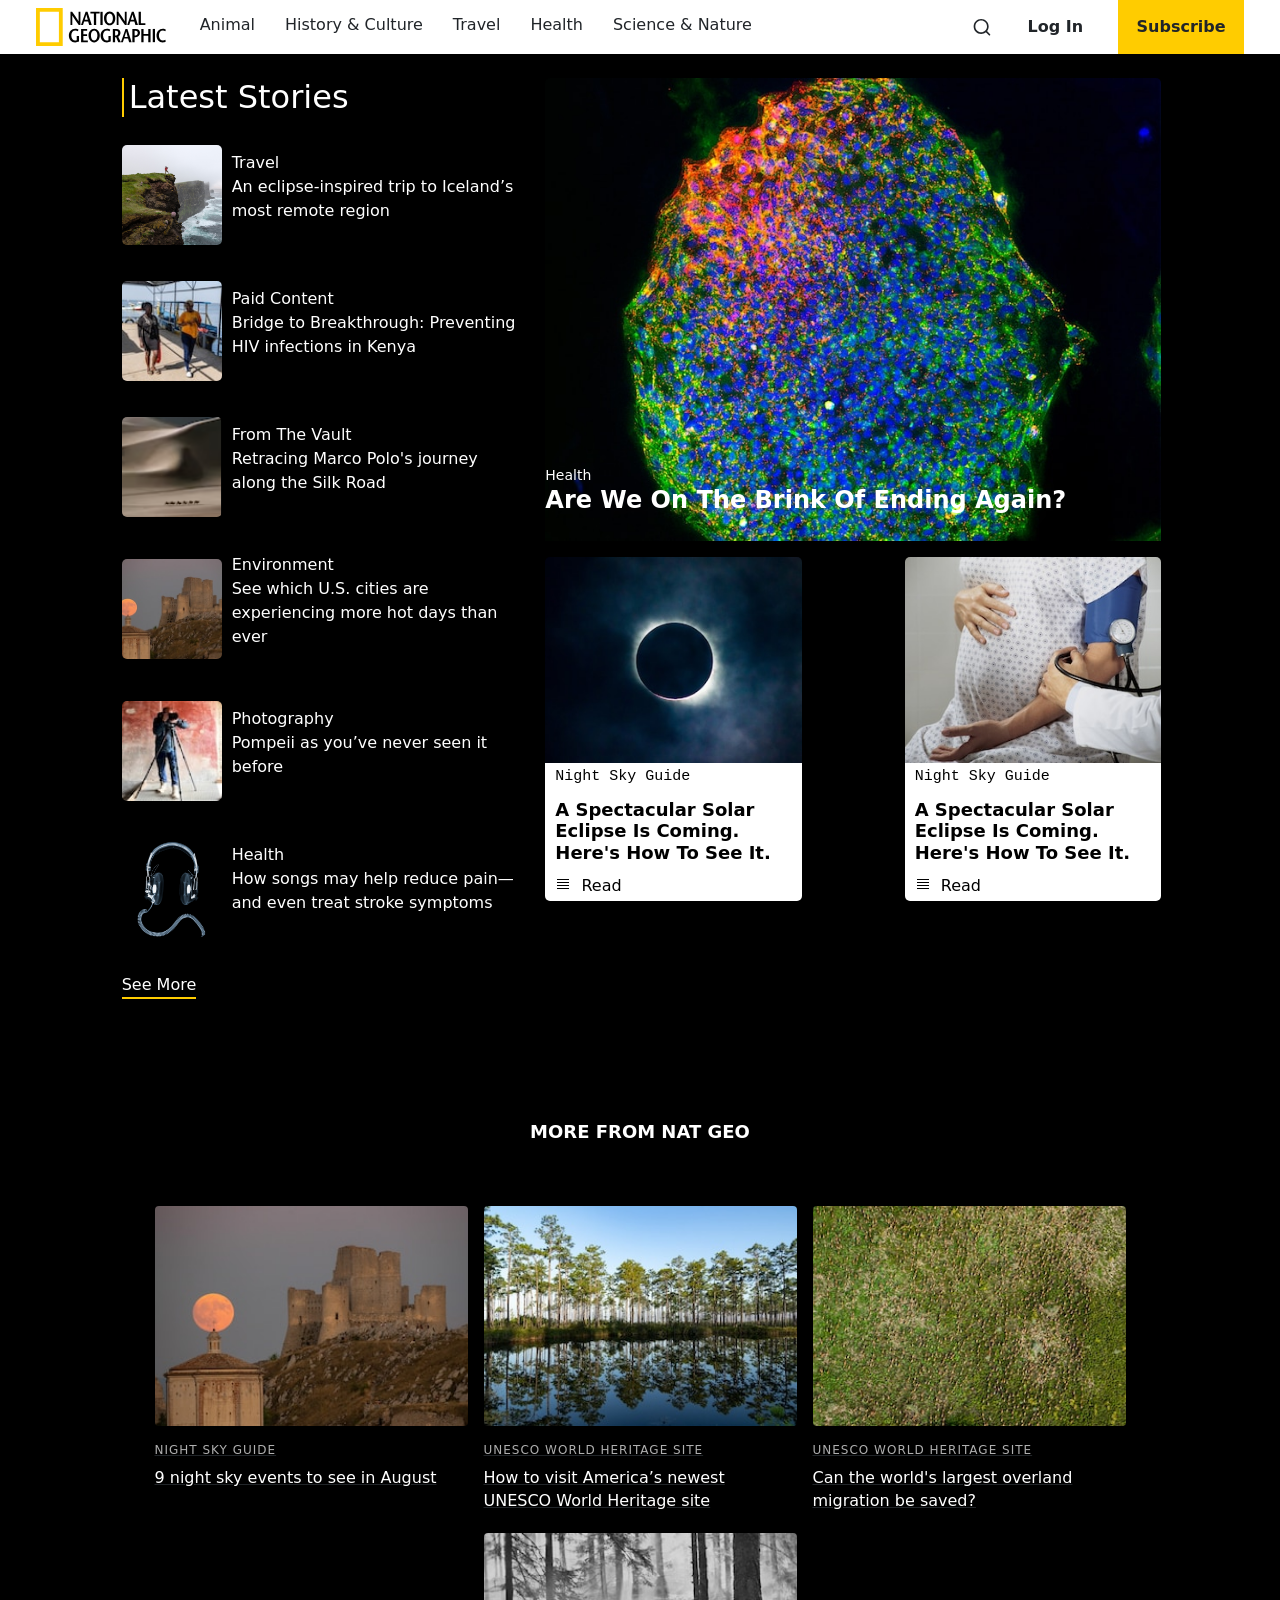
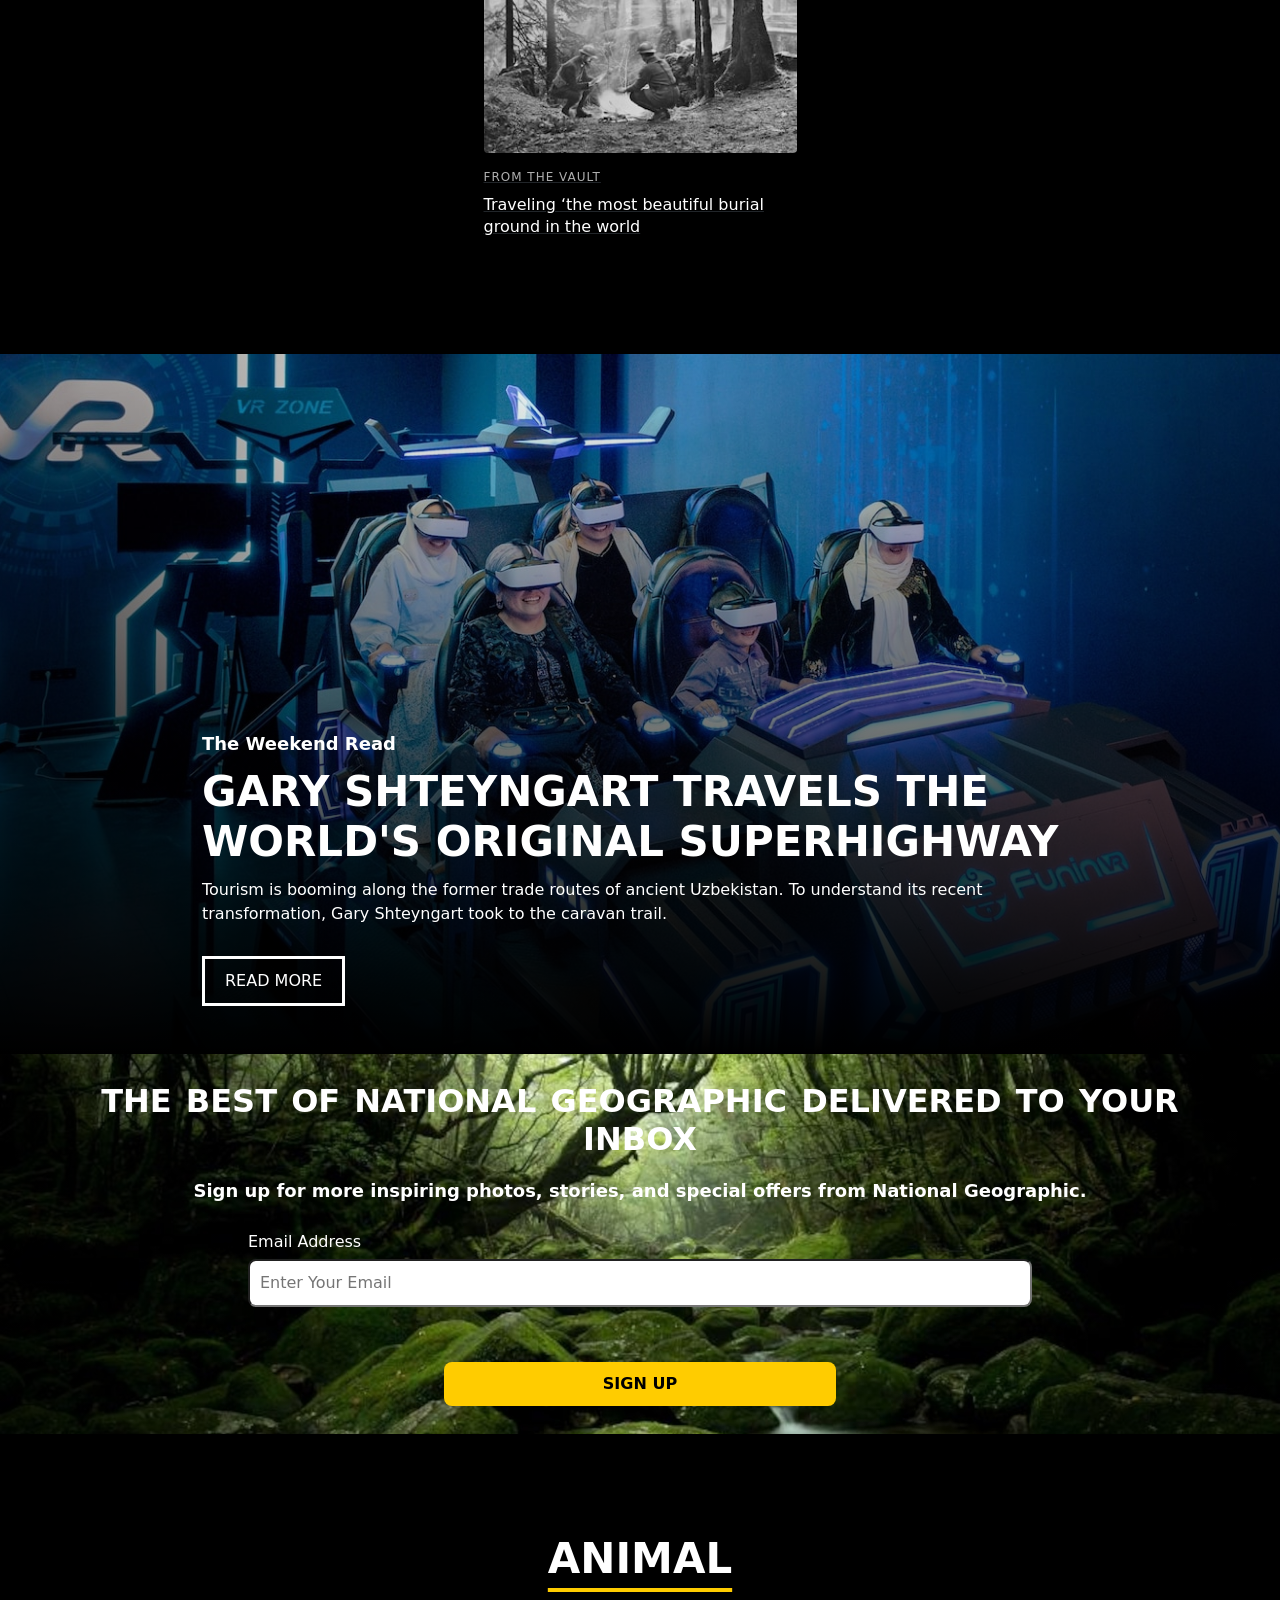
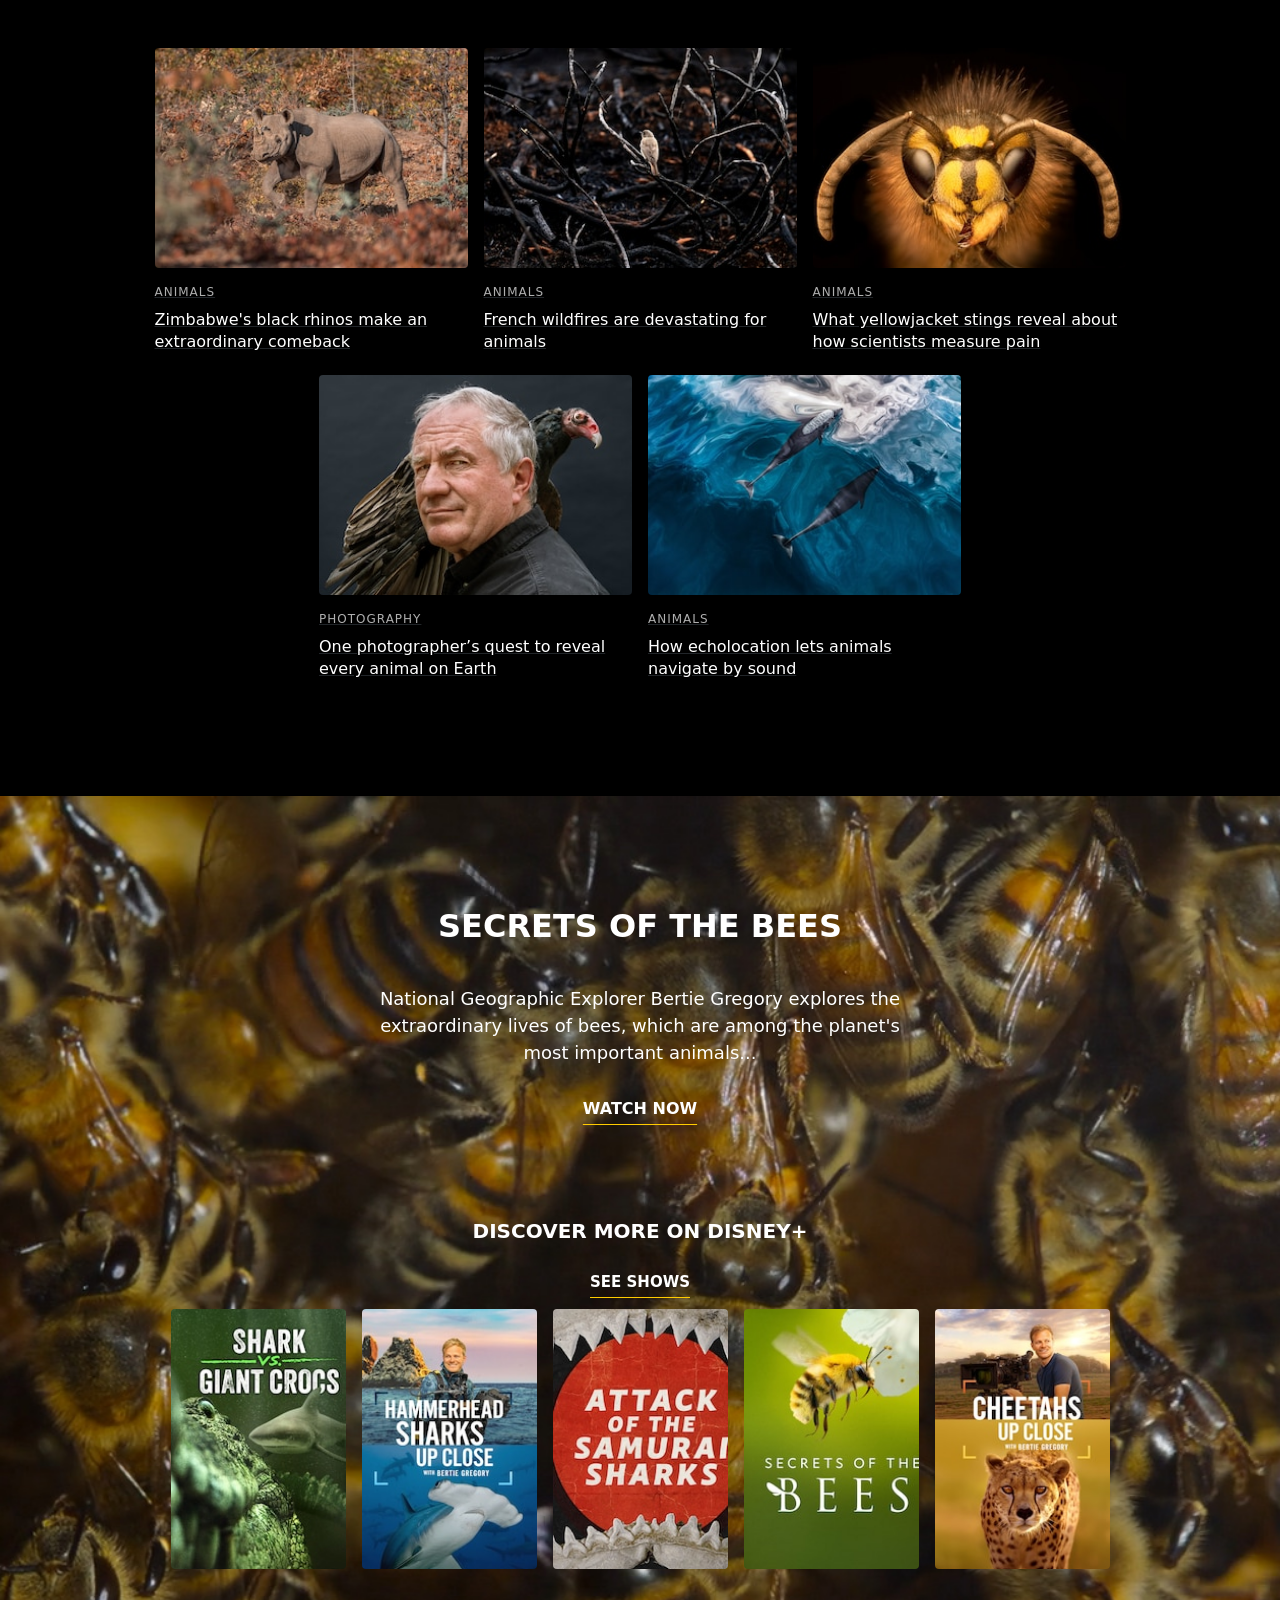
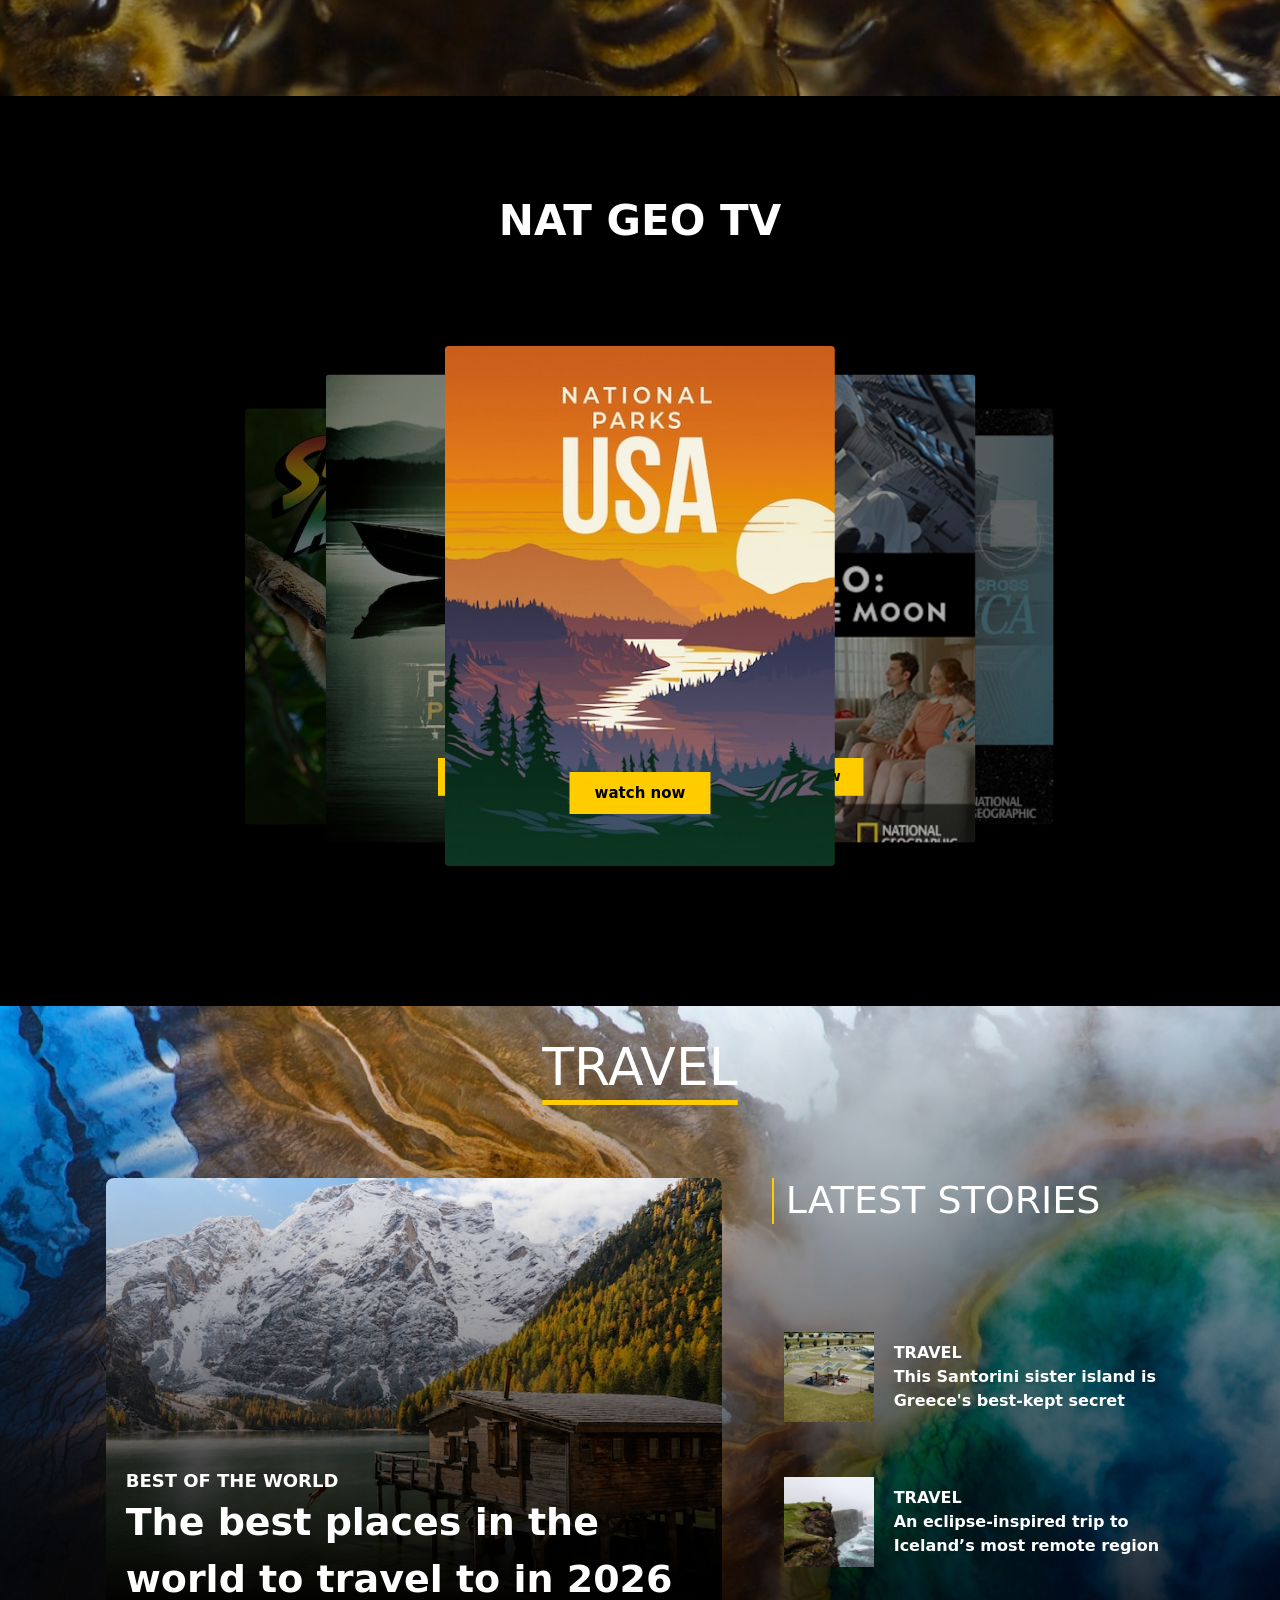
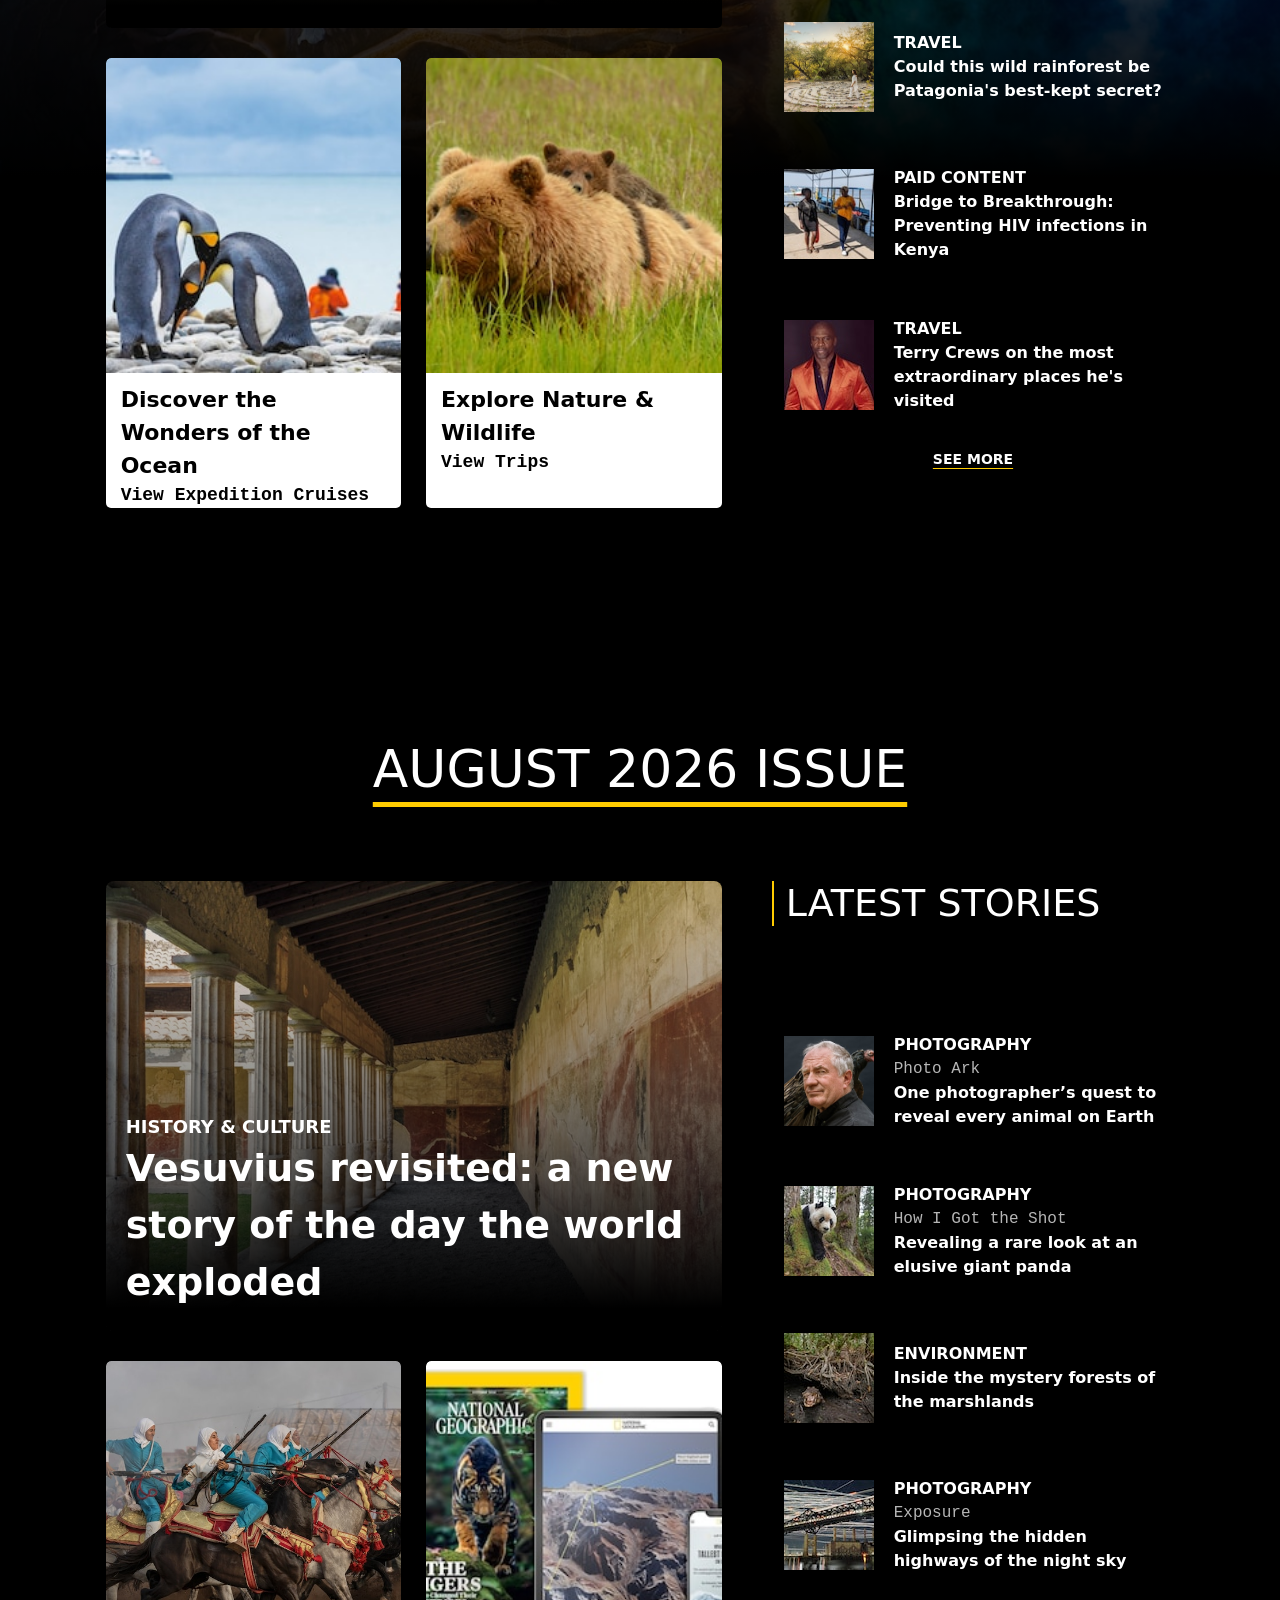
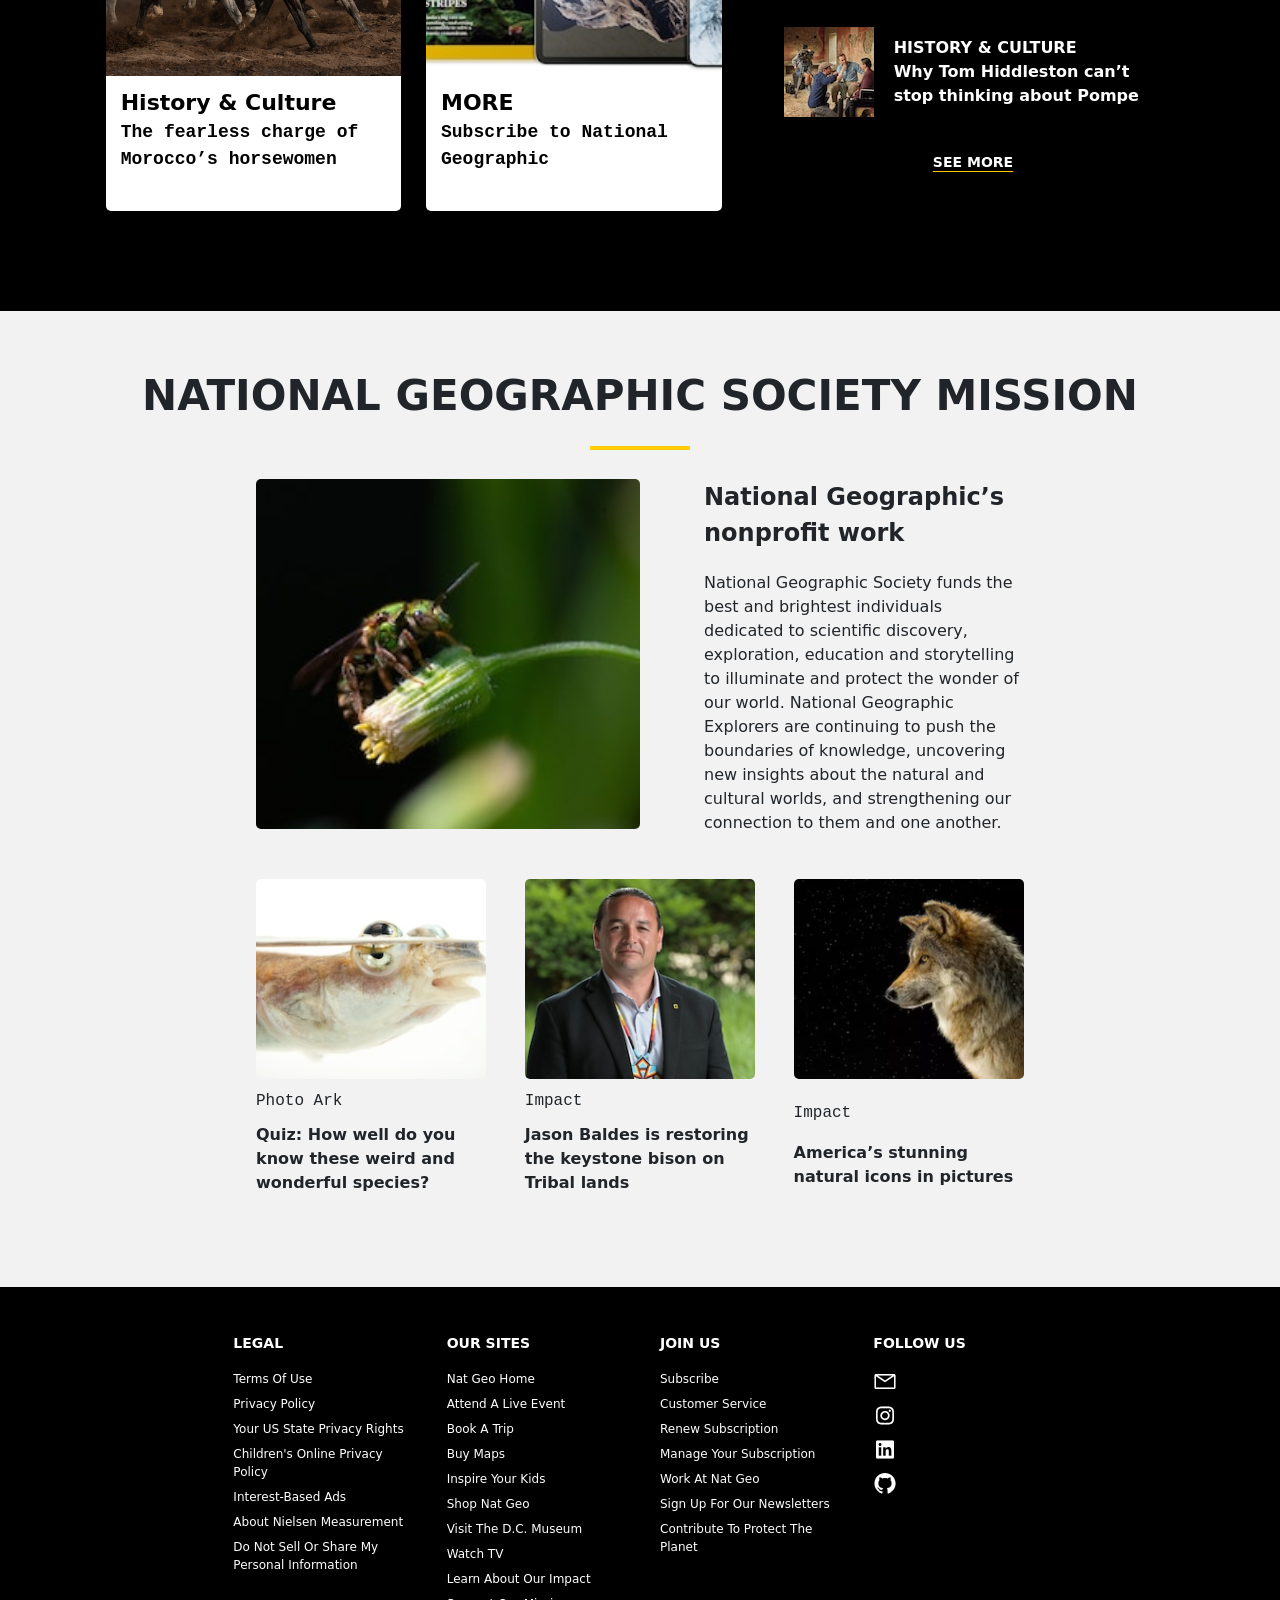
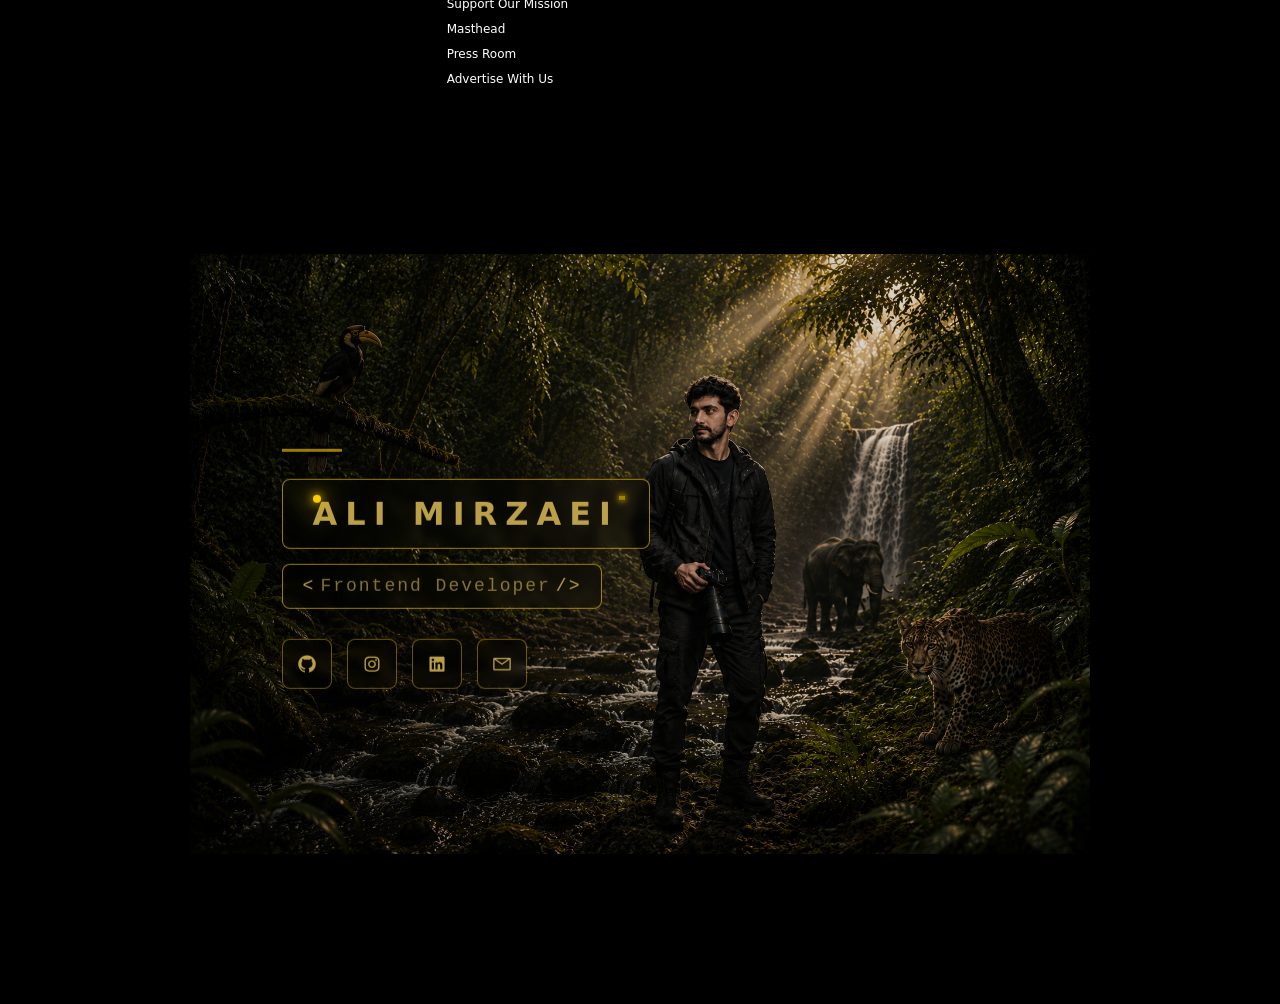
<file: index.html>
<!DOCTYPE html>
<html lang="en">

<head>
    <meta charset="UTF-8">
    <meta name="viewport" content="width=device-width, initial-scale=1.0">
    <title>National Geographic</title>
    <link rel="stylesheet" href="assets/StyleSheet/public.css">
    <link rel="stylesheet" href="assets/StyleSheet/master.css">
    <link rel="stylesheet" href="assets/Bootstrap/css/bootstrap.min.css">
    <link rel="stylesheet" href="assets/Font/Font1/style.css">
    <link rel="stylesheet" href="assets/Font/FontSocials/style.css">
</head>

<body>
    <!--==================#1 HEADER HTML ==================-->
    <!--===================================================-->
    <header class="container-fluid  bg-white d-flex justify-content-center ">
        <div class="row container-xxl">
            <nav class="w-100 d-flex justify-content-between align-items-center justify-content-lg-start gap-lg-3   ">

                <!--==================#1-1 LEFT HTML ==================-->
                <div class="col-2  col-lg-1">

                    <!-- icon -->
                    <div class="d-flex d-lg-none">
                        <i class="icon fs-3"></i>
                    </div>

                    <!-- logo -->
                    <figure class=" py-2 mb-0 d-none d-lg-block w-100">
                        <img class="logo1 logo2" src="assets/Images/Logo.svg" alt="">
                    </figure>
                </div>

                <!--==================#1-2 CENTER HTML ==================-->
                <div
                    class="col-8 d-flex justify-content-center align-items-center h-100 col-lg justify-content-lg-start ">
                    <figure class="  py-2 mb-0 d-flex  ps-4 d-lg-none">
                        <img src="assets/Images/Logo.svg" alt="">
                    </figure>
                    <ul class="d-none text-capitalize d-lg-flex mb-0 h-100">
                        <li class="">
                            <a class="text-decoration-none list" href="">animal</a>

                            <!-- dropdown 1 -->
                            <div class="container-fluid mx-0 px-0 ">
                                <div class="row mx-0 px-0 ">

                                    <!-- left -->
                                    <div class="py-4 gap-3 col-3  ">
                                        <h6 class="w-100 fs-6 text-secondary">topics-</h6>
                                        <ul class=" d-flex flex-wrap align-content-start gap-3 fs-5 p-0 dropdownli">
                                            <li class="w-100"><a class="text-capitalize text-decoration-none "
                                                    href="">Animal Profiles</a></li>
                                            <li class="w-100"><a class="text-capitalize text-decoration-none "
                                                    href="">Pets</a></li>
                                            <li class="w-100"><a class="text-capitalize text-decoration-none "
                                                    href="">Endangered Species</a></li>
                                            <li class="w-100"><a class="text-capitalize text-decoration-none "
                                                    href="">Animal Behaviors</a></li>
                                            <li class="w-100"><a class="text-capitalize text-decoration-none "
                                                    href="">Animal Discoveries</a></li>
                                            <li class="w-100"><a class="text-capitalize text-decoration-none "
                                                    href="">All Animals</a></li>
                                        </ul>
                                    </div>

                                    <!-- right -->
                                    <div class="py-4 col-9 ">

                                        <!-- L -->
                                        <div class="col-8 px-3 gap-0">
                                            <h6 class="w-100">latest-</h6>
                                            <figure class="d-flex gap-2 align-items-center col-xxl-6">
                                                <img class="imgsize" src="assets/Images/Zimbabwe.jpeg" alt="">
                                                <figcaption class="w-7 fw-bold">Zimbabwe's black rhinos make an
                                                    extraordinary
                                                    comeback</figcaption>
                                            </figure>
                                            <figure class="d-flex gap-2 align-items-center col-xxl-6">
                                                <img class="imgsize" src="assets/Images/French wildfires are.jpeg"
                                                    alt="">
                                                <figcaption class="w-75 fw-bold">French wildfires are devastating for
                                                    animals</figcaption>
                                            </figure>
                                            <figure class="d-none d-xxl-flex gap-2 align-items-center col-xxl-6">
                                                <img class="imgsize" src="assets/Images/One photographer’.jpeg" alt="">
                                                <figcaption class="w-75 fw-bold" class="w-50">One photographer’s quest
                                                    to
                                                    reveal every animal on Earth
                                                </figcaption>
                                            </figure>
                                            <figure class="d-none d-xxl-flex gap-2 align-items-center col-xxl-6">
                                                <img class="imgsize" src="assets/Images/What yellowjacket stings.jpeg"
                                                    alt="">
                                                <figcaption class="w-75 fw-bold" class="w-50">What yellowjacket stings
                                                    reveal about how
                                                    scientists measure pain</figcaption>
                                            </figure>
                                        </div>

                                        <!-- r -->
                                        <div class="col-4 px-3">
                                            <h6 class="w-100 mb-5">nat geo recommendation</h6>
                                            <figure class="">
                                                <img class="imgsize2" src="assets/Images/whatPurpose.png " alt="">
                                                <figcaption class="textbreaker mt-3 fw-bold">What proposed changes to
                                                    Endangered Species Act mean for
                                                    wildlife</figcaption>
                                            </figure>
                                        </div>
                                    </div>
                                </div>
                            </div>
                        </li>
                        <li class="">
                            <a class="text-decoration-none list" href="">history & culture</a>

                            <!-- dropdown 2 -->
                            <div class="container-fluid mx-0 px-0 ">
                                <div class="row mx-0 px-0 ">

                                    <!-- left -->
                                    <div class="py-4 gap-3 col-3  ">
                                        <h6 class="w-100 fs-6 text-secondary">topics-</h6>
                                        <ul class=" d-flex flex-wrap align-content-start gap-3 fs-5 p-0 dropdownli">
                                            <li class="w-100"><a class="text-capitalize text-decoration-none "
                                                    href="">historic sites</a></li>
                                            <li class="w-100"><a class="text-capitalize text-decoration-none "
                                                    href="">archeology</a></li>
                                            <li class="w-100"><a class="text-capitalize text-decoration-none "
                                                    href="">ancient history</a></li>
                                            <li class="w-100"><a class="text-capitalize text-decoration-none "
                                                    href="">historical mysteries</a></li>
                                            <li class="w-100"><a class="text-capitalize text-decoration-none "
                                                    href="">religion</a></li>
                                            <li class="w-100"><a class="text-capitalize text-decoration-none "
                                                    href="">All history & culture</a></li>
                                        </ul>
                                    </div>

                                    <!-- right -->
                                    <div class="py-4 col-9 ">

                                        <!-- L -->
                                        <div class="col-8 px-3 gap-0">
                                            <h6 class="w-100">latest-</h6>
                                            <figure class="d-flex gap-2 align-items-center col-xxl-6">
                                                <img class="imgsize" src="assets/Images/Zimbabwe.jpeg" alt="">
                                                <figcaption class="w-7 fw-bold">Retracing Marco Polo's journey along the
                                                    Silk Road</figcaption>
                                            </figure>
                                            <figure class="d-flex gap-2 align-items-center col-xxl-6">
                                                <img class="imgsize" src="assets/Images/gary shteyn.jpeg" alt="">
                                                <figcaption class="w-75 fw-bold">Gary Shteyngart travels the world's
                                                    original superhighway</figcaption>
                                            </figure>
                                            <figure class="d-none d-xxl-flex gap-2 align-items-center col-xxl-6">
                                                <img class="imgsize" src="assets/Images/how a queen.jpeg" alt="">
                                                <figcaption class="w-75 fw-bold" class="w-50">How a queen in exile was
                                                    turned into a goddess
                                                </figcaption>
                                            </figure>
                                            <figure class="d-none d-xxl-flex gap-2 align-items-center col-xxl-6">
                                                <img class="imgsize" src="assets/Images/a enw generation.jpeg" alt="">
                                                <figcaption class="w-75 fw-bold" class="w-50">A new generation is
                                                    reviving Pennsylvania Dutch folk magic</figcaption>
                                            </figure>
                                        </div>

                                        <!-- r -->
                                        <div class="col-4 px-3">
                                            <h6 class="w-100 mb-5">nat geo recommendation</h6>
                                            <figure class="">
                                                <img class="imgsize2" src="assets/Images/was jesus.jpeg " alt="">
                                                <figcaption class="textbreaker mt-3 fw-bold">Was Jesus an only child?
                                                </figcaption>
                                            </figure>
                                        </div>
                                    </div>
                                </div>
                            </div>
                        </li>
                        <li class="">
                            <a class="text-decoration-none list" href="">travel</a>

                            <!-- dropdown 3 -->
                            <div class="container-fluid mx-0 px-0 ">
                                <div class="row mx-0 px-0 ">

                                    <!-- left -->
                                    <div class="py-4 gap-3 col-3  ">
                                        <h6 class="w-100 fs-6 text-secondary">topics-</h6>
                                        <ul class=" d-flex flex-wrap align-content-start gap-3 fs-5 p-0 dropdownli">
                                            <li class="w-100"><a class="text-capitalize text-decoration-none "
                                                    href="">National Parks</a></li>
                                            <li class="w-100"><a class="text-capitalize text-decoration-none "
                                                    href="">Destination Guides</a></li>
                                            <li class="w-100"><a class="text-capitalize text-decoration-none "
                                                    href="">Travel Tips</a></li>
                                            <li class="w-100"><a class="text-capitalize text-decoration-none "
                                                    href="">Best of the World</a></li>
                                            <li class="w-100"><a class="text-capitalize text-decoration-none "
                                                    href="">World Heritage</a></li>
                                            <li class="w-100"><a class="text-capitalize text-decoration-none "
                                                    href="">Green Travel</a></li>
                                            <li class="w-100"><a class="text-capitalize text-decoration-none "
                                                    href="">All Travel</a></li>
                                        </ul>
                                    </div>

                                    <!-- right -->
                                    <div class="py-4 col-9 ">

                                        <!-- L -->
                                        <div class="col-8 px-3 gap-0">
                                            <h6 class="w-100">latest-</h6>
                                            <figure class="d-flex gap-2 align-items-center col-xxl-6">
                                                <img class="imgsize"
                                                    src="assets/Images/f44348b1-f02b-4c10-b888-6d7e9bf669a3_square.jpeg"
                                                    alt="">
                                                <figcaption class="w-7 fw-bold">This Santorini sister island is Greece's
                                                    best-kept secret</figcaption>
                                            </figure>
                                            <figure class="d-flex gap-2 align-items-center col-xxl-6">
                                                <img class="imgsize" src="assets/Images/travel.jpeg" alt="">
                                                <figcaption class="w-75 fw-bold">An eclipse-inspired trip to Iceland’s
                                                    most remote region</figcaption>
                                            </figure>
                                            <figure class="d-none d-xxl-flex gap-2 align-items-center col-xxl-6">
                                                <img class="imgsize"
                                                    src="assets/Images/woman-walking-meditation-labyrinth-brand-tucson-canyon-ranch--33_3x2.jpeg"
                                                    alt="">
                                                <figcaption class="w-75 fw-bold" class="w-50">Could this wild rainforest
                                                    be Patagonia's best-kept secret?</figcaption>
                                            </figure>
                                            <figure class="d-none d-xxl-flex gap-2 align-items-center col-xxl-6">
                                                <img class="imgsize" src="assets/Images/bridge to.jpeg" alt="">
                                                <figcaption class="w-75 fw-bold" class="w-50">Bridge to Breakthrough:
                                                    Preventing HIV infections in Kenya</figcaption>
                                            </figure>
                                        </div>

                                        <!-- r -->
                                        <div class="col-4 px-3">
                                            <h6 class="w-100 mb-5">nat geo recommendation</h6>
                                            <figure class="">
                                                <img class="imgsize2" src="assets/Images/6 us.jpeg" alt="">
                                                <figcaption class="textbreaker mt-3 fw-bold">6 U.S. cities with a
                                                    European vibe</figcaption>
                                            </figure>
                                        </div>
                                    </div>
                                </div>
                            </div>
                        </li>

                        <li class="">
                            <a class="text-decoration-none list" href="">health</a>
                            <!-- dropdown 4 -->
                            <div class="container-fluid mx-0 px-0 ">
                                <div class="row mx-0 px-0 ">

                                    <!-- left -->
                                    <div class="py-4 gap-3 col-3  ">
                                        <h6 class="w-100 fs-6 text-secondary">topics-</h6>
                                        <ul class=" d-flex flex-wrap align-content-start gap-3 fs-5 p-0 dropdownli">
                                            <li class="w-100"><a class="text-capitalize text-decoration-none "
                                                    href="">Wellness</a></li>
                                            <li class="w-100"><a class="text-capitalize text-decoration-none "
                                                    href="">Nutrition & Exercise</a></li>
                                            <li class="w-100"><a class="text-capitalize text-decoration-none "
                                                    href="">Longevity</a></li>
                                            <li class="w-100"><a class="text-capitalize text-decoration-none "
                                                    href="">Diseases & Conditions</a></li>
                                            <li class="w-100"><a class="text-capitalize text-decoration-none "
                                                    href="">Medical Breakthroughs</a></li>
                                            <li class="w-100"><a class="text-capitalize text-decoration-none "
                                                    href="">All Health</a></li>
                                        </ul>
                                    </div>

                                    <!-- right -->
                                    <div class="py-4 col-9 ">

                                        <!-- L -->
                                        <div class="col-8 px-3 gap-0">
                                            <h6 class="w-100">latest-</h6>
                                            <figure class="d-flex gap-2 align-items-center col-xxl-6">
                                                <img class="imgsize" src="assets/Images/are we on 1.jpeg" alt="">
                                                <figcaption class="w-7 fw-bold">Are We on the Brink of Ending Aging?
                                                </figcaption>
                                            </figure>
                                            <figure class="d-flex gap-2 align-items-center col-xxl-6">
                                                <img class="imgsize" src="assets/Images/bridge to.jpeg" alt="">
                                                <figcaption class="w-75 fw-bold">Bridge to Breakthrough: Preventing HIV
                                                    infections in Kenya</figcaption>
                                            </figure>
                                            <figure class="d-none d-xxl-flex gap-2 align-items-center col-xxl-6">
                                                <img class="imgsize" src="assets/Images/the discovery 1.jpeg" alt="">
                                                <figcaption class="w-75 fw-bold" class="w-50">The discovery that could
                                                    end preeclampsia</figcaption>
                                            </figure>
                                            <figure class="d-none d-xxl-flex gap-2 align-items-center col-xxl-6">
                                                <img class="imgsize" src="assets/Images/how song.jpeg" alt="">
                                                <figcaption class="w-75 fw-bold" class="w-50">How songs may help reduce
                                                    pain—and even treat stroke symptoms</figcaption>
                                            </figure>
                                        </div>

                                        <!-- r -->
                                        <div class="col-4 px-3">
                                            <h6 class="w-100 mb-5">nat geo recommendation</h6>
                                            <figure class="">
                                                <img class="imgsize2" src="assets/Images/what does it take1.jpeg "
                                                    alt="">
                                                <figcaption class="textbreaker mt-3 fw-bold">What does it take to lead a
                                                    happier life?</figcaption>
                                            </figure>
                                        </div>
                                    </div>
                                </div>
                            </div>
                        </li>

                        <li class="">
                            <a class="text-decoration-none list" href="">science & nature</a>
                            <!-- dropdown 5 -->
                            <div class="container-fluid mx-0 px-0 ">
                                <div class="row mx-0 px-0 ">

                                    <!-- left -->
                                    <div class="py-4 gap-3 col-3  ">
                                        <h6 class="w-100 fs-6 text-secondary">topics-</h6>
                                        <ul class=" d-flex flex-wrap align-content-start gap-3 fs-5 p-0 dropdownli">
                                            <li class="w-100"><a class="text-capitalize text-decoration-none "
                                                    href="">Space & Astronomy</a></li>
                                            <li class="w-100"><a class="text-capitalize text-decoration-none "
                                                    href="">Climate Change</a></li>
                                            <li class="w-100"><a class="text-capitalize text-decoration-none "
                                                    href="">Dinosaurs & Fossils</a></li>
                                            <li class="w-100"><a class="text-capitalize text-decoration-none "
                                                    href="">Conservation</a></li>
                                            <li class="w-100"><a class="text-capitalize text-decoration-none "
                                                    href="">Oceans</a></li>
                                            <li class="w-100"><a class="text-capitalize text-decoration-none "
                                                    href="">Tech & Innovation</a></li>
                                            <li class="w-100"><a class="text-capitalize text-decoration-none "
                                                    href="">All Science & Nature</a></li>
                                        </ul>
                                    </div>

                                    <!-- right -->
                                    <div class="py-4 col-9 ">

                                        <!-- L -->
                                        <div class="col-8 px-3 gap-0">
                                            <h6 class="w-100">latest-</h6>
                                            <figure class="d-flex gap-2 align-items-center col-xxl-6">
                                                <img class="imgsize" src="assets/Images/vesuvius.jpeg" alt="">
                                                <figcaption class="w-7 fw-bold">See which U.S. cities are experiencing
                                                    more hot days than ever</figcaption>
                                            </figure>
                                            <figure class="d-flex gap-2 align-items-center col-xxl-6">
                                                <img class="imgsize" src="assets/Images/a spectacular1.jpeg" alt="">
                                                <figcaption class="w-75 fw-bold">A spectacular solar eclipse is coming.
                                                    Here’s how to see it.</figcaption>
                                            </figure>
                                            <figure class="d-none d-xxl-flex gap-2 align-items-center col-xxl-6">
                                                <img class="imgsize" src="assets/Images/the best places.jpeg" alt="">
                                                <figcaption class="w-75 fw-bold" class="w-50">Powering independence
                                                </figcaption>
                                            </figure>
                                            <figure class="d-none d-xxl-flex gap-2 align-items-center col-xxl-6">
                                                <img class="imgsize" src="assets/Images/filmaAA029A_square.jpeg" alt="">
                                                <figcaption class="w-75 fw-bold" class="w-50">How will we explain
                                                    glaciers to future generations?</figcaption>
                                            </figure>
                                        </div>

                                        <!-- r -->
                                        <div class="col-4 px-3">
                                            <h6 class="w-100 mb-5">nat geo recommendation</h6>
                                            <figure class="">
                                                <img class="imgsize2" src="assets/Images/ART507003_4x3.jpeg " alt="">
                                                <figcaption class="textbreaker mt-3 fw-bold">The real science behind the
                                                    myth in The Odyssey</figcaption>
                                            </figure>
                                        </div>
                                    </div>
                                </div>
                            </div>
                        </li>
                    </ul>
                </div>

                <!--==================#1-3 RIGHT HTML ==================-->
                <div class="d-flex col-2 align-items-center justify-content-end h-100 col-lg-3 ">
                    <i class="icon fs-3 searchicon"></i>
                    <a href=""
                        class="text-capitalize col-5 d-flex text-center text-decoration-none fw-bolder h-100 align-content-center d-none d-lg-block ">log
                        in</a>
                    <a href=""
                        class="text-capitalize col-5 d-flex text-center text-decoration-none fw-bolder subbutton h-100 align-content-center d-none d-lg-block ">subscribe</a>
                </div>
            </nav>
        </div>
    </header>

    <!--==================#2 CONTENT HTML ==================-->
    <!--====================================================-->
    <main>

        <!--==================#2-1 HERO HTML ==================-->
        <section class="bg-black container-fluid d-flex justify-content-center m-0 p-0">

            <!-- inner container -->
            <div class="row container-xxl m-0 p-0 justify-content-center py-4">

                <!-- left column -->
                <div class="d-none d-lg-flex col-4">
                    <h2>latest stories</h2>
                    <a class="col-12" href="">
                        <figure class="col-12 d-flex ">
                            <img class="" src="assets/Images/travel.jpeg" alt="">
                            <figcaption>
                                <span>Travel</span>
                                <p>An eclipse-inspired trip to Iceland’s most remote region</p>
                            </figcaption>
                        </figure>
                    </a>
                    <a class="col-12 " href="">
                        <figure class="col-12 d-flex ">
                            <img src="assets/Images/bridge to.jpeg " alt="">
                            <figcaption>
                                <span>Paid Content</span>
                                <p>Bridge to Breakthrough: Preventing HIV infections in Kenya</p>
                            </figcaption>
                        </figure>
                    </a>
                    <a class="col-12 " href="">
                        <figure class="col-12 d-flex ">
                            <img src="assets/Images/retracing.png" alt="">
                            <figcaption>
                                <span>From The Vault</span>
                                <p>Retracing Marco Polo's journey along the Silk Road</p>
                            </figcaption>
                        </figure>
                    </a>
                    <a class="col-12" href="">
                        <figure class="col-12 d-flex ">
                            <img src="assets/Images/night sky.jpeg" alt="">
                            <figcaption>
                                <span>Environment</span>
                                <p>See which U.S. cities are experiencing more hot days than ever</p>
                            </figcaption>
                        </figure>
                    </a>
                    <a class="col-12" href="">
                        <figure class="col-12 d-flex ">
                            <img src="assets/Images/Pompeii as you’ve never.jpeg" alt="">
                            <figcaption>
                                <span>Photography</span>
                                <p>Pompeii as you’ve never seen it before</p>
                            </figcaption>
                        </figure>
                    </a>
                    <a class="col-12" href="">
                        <figure class="col-12 d-flex ">
                            <img src="assets/Images/how song.jpeg" alt="">
                            <figcaption>
                                <span>Health</span>
                                <p>How songs may help reduce pain—and even treat stroke symptoms</p>
                            </figcaption>
                        </figure>
                    </a>
                    <a href="">see more</a>
                </div>

                <!-- right column -->
                <div class="d-flex flex-wrap align-content-start col-lg-6">

                    <!-- 1 -->
                    <figure class="col-12">
                        <img src="assets/Images/are we on 1.jpeg" alt="">
                        <figcaption>
                            <span>health</span>
                            <p>are we on the brink of ending again?</p>
                        </figcaption>
                    </figure>

                    <!-- 2 -->
                    <figure class="col-12 col-md-5">
                        <img src="assets/Images/a spectacular1.jpeg" alt="">
                        <figcaption class="align-content-md-center">
                            <span>night sky guide</span>
                            <p>a spectacular solar eclipse is coming. here's how to see it.</p>
                            <a href=""> <i class="icon"></i> read</a>
                        </figcaption>
                    </figure>

                    <!-- 3 -->
                    <figure class="col-12 col-md-5">
                        <img src="assets/Images/the discovery 1.jpeg" alt="">
                        <figcaption class="align-content-md-center">
                            <span>night sky guide</span>
                            <p>a spectacular solar eclipse is coming. here's how to see it.</p>
                            <a href=""> <i class="icon"></i> read</a>
                        </figcaption>
                    </figure>
                </div>

                <!-- left column PHONE-->
                <div class="d-flex flex-wrap justify-content-center d-xl-none">
                    <h2>latest stories</h2>
                    <a class="col-12 col-md-6" href="">
                        <figure class="col-12 d-flex ">
                            <img class="" src="assets/Images/travel.jpeg" alt="">
                            <figcaption>
                                <span>Travel</span>
                                <p>An eclipse-inspired trip to Iceland’s most remote region</p>
                            </figcaption>
                        </figure>
                    </a>
                    <a class="col-12 col-md-6" href="">
                        <figure class="col-12 d-flex ">
                            <img src="assets/Images/bridge to.jpeg " alt="">
                            <figcaption>
                                <span>Paid Content</span>
                                <p>Bridge to Breakthrough: Preventing HIV infections in Kenya</p>
                            </figcaption>
                        </figure>
                    </a>
                    <a class="col-12 col-md-6" href="">
                        <figure class="col-12 d-flex ">
                            <img src="assets/Images/retracing.png" alt="">
                            <figcaption>
                                <span>From The Vault</span>
                                <p>Retracing Marco Polo's journey along the Silk Road</p>
                            </figcaption>
                        </figure>
                    </a>
                    <a class="col-12 col-md-6" href="">
                        <figure class="col-12 d-flex ">
                            <img src="assets/Images/night sky.jpeg" alt="">
                            <figcaption>
                                <span>Environment</span>
                                <p>See which U.S. cities are experiencing more hot days than ever</p>
                            </figcaption>
                        </figure>
                    </a>
                    <a class="col-12 col-md-6" href="">
                        <figure class="col-12 d-flex ">
                            <img src="assets/Images/Pompeii as you’ve never.jpeg" alt="">
                            <figcaption>
                                <span>Photography</span>
                                <p>Pompeii as you’ve never seen it before</p>
                            </figcaption>
                        </figure>
                    </a>
                    <a class="col-12 col-md-6" href="">
                        <figure class="col-12 d-flex ">
                            <img src="assets/Images/how song.jpeg" alt="">
                            <figcaption>
                                <span>Health</span>
                                <p>How songs may help reduce pain—and even treat stroke symptoms</p>
                            </figcaption>
                        </figure>
                    </a>
                    <a href="">see more</a>
                </div>
            </div>
        </section>

        <!--==================#2-2 MORE FROM HTML ==================-->
        <section class="bg-black container-fluid d-flex justify-content-center m-0 p-0">

            <!-- inner -->
            <div class="container-xxl d-flex flex-wrap justify-content-center m-0 p-0 gap-4">
                <h2 class="text-uppercase">More from Nat Geo</h2>
                <div class="col-12 d-flex gap-3 px-3">
                    <a href="">
                        <figure>
                            <img src="assets/Images/night sky.jpeg" alt="">
                            <figcaption>
                                <span>Night Sky Guide</span>
                                <p>9 night sky events to see in August</p>
                            </figcaption>
                        </figure>
                    </a>
                    <a href="">
                        <figure>
                            <img src="assets/Images/unesco.jpeg" alt="">
                            <figcaption>
                                <span>UNESCO World Heritage site</span>
                                <p>How to visit America’s newest UNESCO World Heritage site</p>
                            </figcaption>
                        </figure>
                    </a>
                    <a href="">
                        <figure>
                            <img src="assets/Images/can the world largest.jpeg" alt="">
                            <figcaption>
                                <span>UNESCO World Heritage site</span>
                                <p>Can the world's largest overland migration be saved?</p>
                            </figcaption>
                        </figure>
                    </a>
                    <a href="">
                        <figure>
                            <img src="assets/Images/from the vault.jpeg" alt="">
                            <figcaption>
                                <span>From the Vault</span>
                                <p>Traveling ‘the most beautiful burial ground in the world</p>
                            </figcaption>
                        </figure>
                    </a>
                </div>
            </div>
        </section>

        <!--==================#2-3 GARY HTML ==================-->
        <section class="container-fluid m-0 p-0 d-flex justify-content-center">
            <div class="row align-content-end justify-content-start justify-content-lg-center gap-3 m-0 p-0 pb-5">
                <div>
                    <span>The Weekend Read</span>
                    <p>Gary Shteyngart travels the world's original superhighway</p>
                    <span>Tourism is booming along the former trade routes of ancient Uzbekistan. To understand its
                        recent
                        transformation, Gary
                        Shteyngart took to the caravan trail.</span>
                    <a href="">Read more</a>
                </div>
            </div>
        </section>

        <!--==================#2-4 THE BEST HTML ==================-->
        <section class="container-fluid m-0 p-0 d-flex justify-content-center">
            <div class="row align-content-center justify-content-center">
                <div class="d-flex flex-wrap justify-content-center align-content-center">
                    <h2>The best of National Geographic delivered to your inbox</h2>
                    <p>Sign up for more inspiring photos, stories, and special offers from National Geographic.</p>
                    <form action="register.php">
                        <label for="em">email address</label>
                        <input type="email" placeholder="enter your email">
                        <button>sign up</button>
                    </form>
                </div>
            </div>
        </section>

        <!--==================#2-5 ANIMAL HTML ==================-->
        <section class="bg-black container-fluid d-flex justify-content-center m-0 p-0">
            <!-- inner -->
            <div class="container-xxl d-flex flex-wrap justify-content-center m-0 p-0 gap-4">
                <h2 class="text-uppercase">ANIMAL</h2>
                <div class="col-12 d-flex gap-3 px-3">
                    <a href="">
                        <figure>
                            <img src="assets/Images/Zimbabwe.jpeg" alt="">
                            <figcaption>
                                <span>Animals</span>
                                <p>Zimbabwe's black rhinos make an extraordinary comeback</p>
                            </figcaption>
                        </figure>
                    </a>
                    <a href="">
                        <figure>
                            <img src="assets/Images/French wildfires are.jpeg" alt="">
                            <figcaption>
                                <span>Animals</span>
                                <p>French wildfires are devastating for animals</p>
                            </figcaption>
                        </figure>
                    </a>
                    <a href="">
                        <figure>
                            <img src="assets/Images/What yellowjacket stings.jpeg" alt="">
                            <figcaption>
                                <span>Animals</span>
                                <p>What yellowjacket stings reveal about how scientists measure pain</p>
                            </figcaption>
                        </figure>
                    </a>
                    <a href="">
                        <figure>
                            <img src="assets/Images/One photographer’.jpeg" alt="">
                            <figcaption>
                                <span>Photography</span>
                                <p>One photographer’s quest to reveal every animal on Earth</p>
                            </figcaption>
                        </figure>
                    </a>
                    <a href="">
                        <figure>
                            <img src="assets/Images/HowEchological.jpeg" alt="">
                            <figcaption>
                                <span>Animals</span>
                                <p>How echolocation lets animals navigate by sound</p>
                            </figcaption>
                        </figure>
                    </a>
                </div>
            </div>
        </section>

        <!--==================#2-6 SECRET HTML ==================-->
        <section class="bg-black container-fluid d-flex justify-content-center m-0 p-0">
            <div class="row d-flex flex-wrap align-content-center justify-content-center">
                <h2>Secrets of the Bees</h2>
                <div>
                    <p class="col-12 col-md-6 mx-auto">
                        National Geographic Explorer Bertie Gregory explores the extraordinary
                        lives of bees, which are among the planet's most important animals...
                    </p>
                </div>
                <a class="col-12" href="">watch now</a>
                <span>discover more on disney+</span>
                <a class="col-12" href="">see shows</a>
                <div class="col-12 d-flex flex-wrap justify-content-center gap-3 px-3">
                    <figure>
                        <img src="assets/Images/SharkVsGiantCrocs_NG-Homepage_1920x2560_2x3.jpeg" alt="">
                    </figure>
                    <figure>
                        <img src="assets/Images/HammerheadsUpClose_NG-Homepage_1920x2560_2x3.jpeg" alt="">
                    </figure>
                    <figure>
                        <img src="assets/Images/attack.jpeg" alt="">
                    </figure>
                    <figure>
                        <img src="assets/Images/bees.jpeg" alt="">
                    </figure>
                    <figure>
                        <img src="assets/Images/CheetahsUpClose_NG-Homepage_1920x2560_2x3.jpeg" alt="">
                    </figure>
                </div>
            </div>
        </section>

        <!--==================#2-7 NAT GEO HTML ==================-->
        <section class="bg-black container-fluid d-flex justify-content-center m-0 p-0">
            <div class="row container-xxl col-12 align-content-start justify-content-center">
                <h2>nat geo tv</h2>
                <div class="row">
                    <figure>
                        <img src="assets/Images/NationalParksUSA_NG-Homepage_1920x2560_3x4.jpeg" alt="">
                        <figcaption><a href="">watch now</a></figcaption>
                    </figure>
                    <figure>
                        <img src="assets/Images/port protection.jpeg" alt="">
                        <figcaption><a href="">watch now</a></figcaption>
                    </figure>
                    <figure>
                        <img src="assets/Images/apollobacktothemoon_3x4.jpeg" alt="">
                        <figcaption><a href="">watch now</a></figcaption>
                    </figure>
                    <figure>
                        <img src="assets/Images/SuperAnimals_S3_NG-Homepage_1920x2560_3x4.jpeg" alt="">
                        <figcaption><a href="">watch now</a></figcaption>
                    </figure>
                    <figure>
                        <img src="assets/Images/black america travel.jpeg" alt="">
                        <figcaption><a href="">watch now</a></figcaption>
                    </figure>
                </div>
            </div>
        </section>

        <!--==================#2-8 TRAVEL HTML ==================-->
        <section class="bg-black container-fluid d-flex justify-content-center m-0 p-0 ">
            <div class="row justify-content-center align-content-start ">
                <h2>travel</h2>
                <div class="row col-12 col-xl-6 justify-content-center  ">
                    <a class="col-12" href="">
                        <figure>
                            <img src="assets/Images/the best places.jpeg" alt="">
                            <figcaption>
                                <span>Best of the World</span>
                                <span>The best places in the world to travel to in 2026</span>
                            </figcaption>
                        </figure>
                    </a>
                    <a class="col-12" href="">
                        <figure><img src="assets/Images/discover the wonders.jpeg" alt=""></figure>
                        <div>
                            <span>Discover the Wonders of the Ocean</span>
                            <span>View Expedition Cruises</span>
                        </div>
                    </a>
                    <a class="col-12 " href="">
                        <figure><img src="assets/Images/explore NatureWildlife.jpeg" alt=""></figure>
                        <div>
                            <span>Explore Nature & Wildlife</span>
                            <span>View Trips</span>
                        </div>
                    </a>
                </div>
                <div class=" row col-12 col-xl-4">
                    <h3>latest stories</h3>
                    <figure>
                        <img src="assets/Images/f44348b1-f02b-4c10-b888-6d7e9bf669a3_square.jpeg" alt="">
                        <figcaption>
                            <span>Travel</span>
                            <span>This Santorini sister island is Greece's best-kept secret</span>
                        </figcaption>
                    </figure>
                    <figure>
                        <img src="assets/Images/travel.jpeg" alt="">
                        <figcaption>
                            <span>Travel</span>
                            <span>An eclipse-inspired trip to Iceland’s most remote region</span>
                        </figcaption>
                    </figure>
                    <figure>
                        <img src="assets/Images/woman-walking-meditation-labyrinth-brand-tucson-canyon-ranch--33_3x2.jpeg"
                            alt="">
                        <figcaption>
                            <span>Travel</span>
                            <span>Could this wild rainforest be Patagonia's best-kept secret?</span>
                        </figcaption>
                    </figure>
                    <figure>
                        <img src="assets/Images/bridge to.jpeg" alt="">
                        <figcaption>
                            <span>Paid Content</span>
                            <span>Bridge to Breakthrough: Preventing HIV infections in Kenya</span>
                        </figcaption>
                    </figure>
                    <figure>
                        <img src="assets/Images/terry.jpeg" alt="">
                        <figcaption>
                            <span>Travel</span>
                            <span>Terry Crews on the most extraordinary places he's visited</span>
                        </figcaption>
                    </figure>
                    <a href="">see more</a>
                </div>
            </div>
        </section>

        <!--==================#2-9 TRAVEL HTML ==================-->
        <section class="bg-black container-fluid d-flex justify-content-center m-0 p-0 ">
            <div class="row justify-content-center align-content-start ">
                <h2>August 2026 Issue</h2>
                <div class="row col-12 col-xl-6 justify-content-center  ">
                    <a class="col-12" href="">
                        <figure>
                            <img src="assets/Images/vesuvius.jpeg" alt="">
                            <figcaption>
                                <span>History & Culture</span>
                                <span>Vesuvius revisited: a new story of the day the world exploded</span>
                            </figcaption>
                        </figure>
                    </a>
                    <a class="col-12" href="">
                        <figure><img src="assets/Images/the fearless.jpeg" alt=""></figure>
                        <div>
                            <span>History & Culture</span>
                            <span>The fearless charge of Morocco’s horsewomen</span>
                        </div>
                    </a>
                    <a class="col-12 " href="">
                        <figure><img src="assets/Images/subscribe.jpeg" alt=""></figure>
                        <div>
                            <span>MORE</span>
                            <span>Subscribe to National Geographic</span>
                        </div>
                    </a>
                </div>
                <div class=" row col-12 col-xl-4">
                    <h3>latest stories</h3>
                    <figure>
                        <img src="assets/Images/One photographer’.jpeg" alt="">
                        <figcaption>
                            <span>Photography</span>
                            <span>Photo Ark</span>
                            <span>One photographer’s quest to reveal every animal on Earth</span>
                        </figcaption>
                    </figure>
                    <figure>
                        <img src="assets/Images/revealling.jpeg" alt="">
                        <figcaption>
                            <span>Photography</span>
                            <span>How I Got the Shot</span>
                            <span>Revealing a rare look at an elusive giant panda</span>
                        </figcaption>
                    </figure>
                    <figure>
                        <img src="assets/Images/inside the mystery.jpeg" alt="">
                        <figcaption>
                            <span>Environment</span>
                            <span></span>
                            <span>Inside the mystery forests of the marshlands</span>
                        </figcaption>
                    </figure>
                    <figure>
                        <img src="assets/Images/photography.jpeg" alt="">
                        <figcaption>
                            <span>Photography</span>
                            <span>Exposure</span>
                            <span>Glimpsing the hidden highways of the night sky</span>
                        </figcaption>
                    </figure>
                    <figure>
                        <img src="assets/Images/why tom.jpeg" alt="">
                        <figcaption>
                            <span>History & Culture</span>
                            <span></span>
                            <span>Why Tom Hiddleston can’t stop thinking about Pompe</span>
                        </figcaption>
                    </figure>
                    <a href="">see more</a>
                </div>
            </div>
        </section>

        <!--==================#2-10 NATIONAL HTML ==================-->
        <section class="container-fluid d-flex justify-content-center m-0 p-0">
            <div class="row justify-content-center align-content-start">
                <h2>National Geographic Society Mission</h2>
                <a class="px-0 mx-0" href="">
                    <figure>
                        <img class="col-12 col-md-6" src="assets/Images/national geography non profit work.jpeg" alt="">
                        <figcaption class="col-12 col-md-5">
                            <span>National Geographic’s nonprofit work</span>
                            <p>National Geographic Society funds the best and brightest individuals dedicated to
                                scientific discovery, exploration,
                                education and storytelling to illuminate and protect the wonder of our world. National
                                Geographic Explorers are
                                continuing to push the boundaries of knowledge, uncovering new insights about the
                                natural and cultural worlds, and
                                strengthening our connection to them and one another.</p>
                        </figcaption>
                    </figure>
                </a>
                <div class="px-0">
                    <figure>
                        <img src="assets/Images/quiz.jpeg" alt="">
                        <figcaption>
                            <span>Photo Ark</span>
                            <p>Quiz: How well do you know these weird and wonderful species?</p>
                        </figcaption>
                    </figure>
                    <figure>
                        <img src="assets/Images/jason.jpeg" alt="">
                        <figcaption>
                            <span>Impact</span>
                            <p>Jason Baldes is restoring the keystone bison on Tribal lands</p>
                        </figcaption>
                    </figure>
                    <figure>
                        <img src="assets/Images/america stunning.png" alt="">
                        <figcaption>
                            <span>Impact</span>
                            <p>America’s stunning natural icons in pictures</p>
                        </figcaption>
                    </figure>
                </div>
            </div>
        </section>
    </main>

    <!--==================#3 FOOTER HTML ==================-->
    <!--===================================================-->
    <footer>

        <!--==================#3-1 WEBSITES FOOTER HTML ==================-->
        <section class="container-fluid d-flex m-0 p-0 justify-content-center">
            <div class="row justify-content-center m-0">
                <nav class="row align-content-start justify-content-center m-0 p-0 pt-5">
                    <div class="col-6 col-md-3 col-lg-2">
                        <h6>legal</h6>
                        <ul>
                            <li><a href="">Terms of Use</a></li>
                            <li><a href="">Privacy Policy</a></li>
                            <li><a href="">Your US State Privacy Rights</a></li>
                            <li><a href="">Children's Online Privacy Policy</a></li>
                            <li><a href="">Interest-Based Ads</a></li>
                            <li><a href="">About Nielsen Measurement</a></li>
                            <li><a href="">Do Not Sell or Share My Personal Information</a></li>
                        </ul>
                    </div>
                    <div class="col-6 col-md-3 col-lg-2">
                        <h6>our sites</h6>
                        <ul>
                            <li><a href="">Nat Geo Home</a></li>
                            <li><a href="">Attend a Live Event</a></li>
                            <li><a href="">Book a Trip</a></li>
                            <li><a href="">Buy Maps</a></li>
                            <li><a href="">Inspire Your Kids</a></li>
                            <li><a href="">Shop Nat Geo</a></li>
                            <li><a href="">Visit the D.C. Museum</a></li>
                            <li><a href="">Watch TV</a></li>
                            <li><a href="">Learn About Our Impact</a></li>
                            <li><a href="">Support Our Mission</a></li>
                            <li><a href="">Masthead</a></li>
                            <li><a href="">Press Room</a></li>
                            <li><a href="">Advertise With Us</a></li>
                        </ul>
                    </div>
                    <div class="col-6 col-md-3 col-lg-2">
                        <h6>join us</h6>
                        <ul>
                            <li><a href="">Subscribe</a></li>
                            <li><a href="">Customer Service</a></li>
                            <li><a href="">Renew Subscription</a></li>
                            <li><a href="">Manage Your Subscription</a></li>
                            <li><a href="">Work at Nat Geo</a></li>
                            <li><a href="">Sign Up for Our Newsletters</a></li>
                            <li><a href="">Contribute to Protect the Planet</a></li>
                        </ul>
                    </div>
                    <div class="col-6 col-md-3 col-lg-2">
                        <h6>follow us</h6>
                        <ul>
                            <li><a href=""><i class="icon"></i></a></li>
                            <li><a href=""><i class="icon"></i></a></li>
                            <li><a href=""><i class="icon"></i></a></li>
                            <li><a href=""><i class="icon"></i></a></li>
                        </ul>
                    </div>
                </nav>
            </div>
        </section>

        <!--==================#3-2 AUTHORES SECTION HTML ==================-->
        <section class="container-fluid d-flex m-0 p-0 justify-content-center">
            <div class="row justify-content-center m-0">
                <figure class="col-12">
                    <img src="assets/Images/Footer.png" alt="">
                    <figcaption>
                        <h3>Ali mirzaei</h3>
                        <p>frontend developer</p>
                        <div class="social-icons">
                            <a title="Github" href="https://github.com/ali-mirzaei-dev">
                                <i class="icon"></i>
                            </a>
                            <a title="Instagram" href="https://instagram.com/ali.mirzaei.dev">
                                <i class="icon"></i>
                            </a>
                            <a title="Linkdin" href="https://www.linkedin.com/in/ali-mirzaei-dev/">
                                <i class="icon"></i>
                            </a>
                            <a title="Gmail" href="mailto:ali.mirzaei.kt@gmail.com">
                                <i class="icon"></i>
                            </a>
                        </div>
                    </figcaption>
                </figure>
            </div>
        </section>
    </footer>

    <script src="assets/Bootstrap/js/bootstrap.min.js"></script>
</body>

</html>
</file>
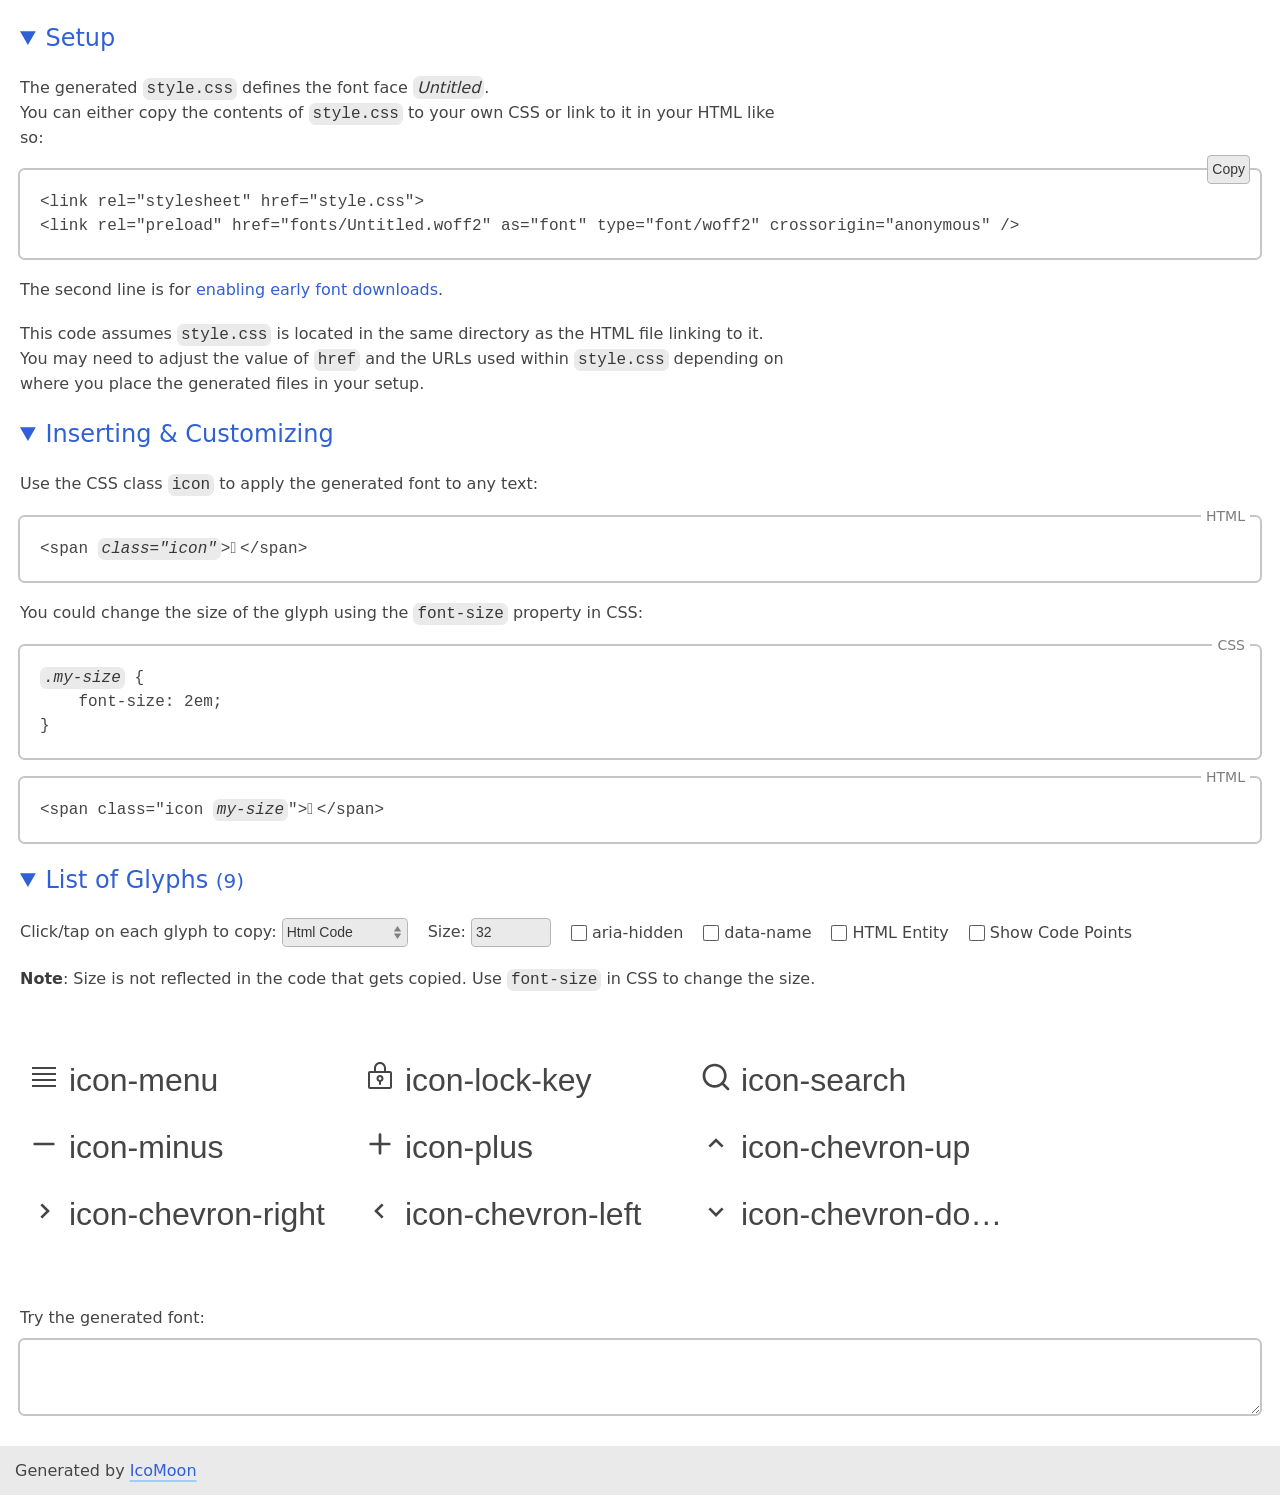
<file: assets/Font/Font1/demo.html>
<!doctype html>
<html lang="en">
<head>
    <title>Font Demo &amp; Reference</title>
    <meta charset="utf-8">
    <meta name="viewport" content="width=device-width, initial-scale=1">
    <meta name="description" content="">
    <link rel="stylesheet" href="style.css">
    <link rel="preload" href="fonts/Untitled.woff2" as="font" type="font/woff2" crossorigin="anonymous" />
    <!-- The following CSS is not required for using generated glyphs. -->
    <style>::selection{color:var(--off7);background:var(--blue2)}a{color:var(--blue0);text-decoration:none}a:active{color:var(--off7)}@media (hover){a:hover{color:var(--off7)}}.decoratedLinks a{text-decoration:underline;text-decoration-thickness:2px;text-decoration-skip-ink:none;text-decoration-color:var(--color, var(--blue2));text-underline-offset:4px;transition:text-decoration .3s,text-decoration-color .5s,text-underline-offset .3s,color .2s}.decoratedLinks a:hover{--color: var(--off5);text-underline-offset:6px}.decoratedLinks ._noLine,.undecoratedLinks a{text-decoration:none}.decoratedLinks a:focus-visible{text-decoration:none}@keyframes focusRingAnimation{0%{outline-width:4px}}:root,:root.light{color-scheme:light;background:var(--on2);color:var(--fg);font-family:ui-sans-serif,system-ui,-apple-system,sans-serif;font-size:16px;line-height:1.5;--bg: #eaeaea;--fg: #454545;--red-rgb: 215, 0, 21;--red: rgb(var(--red-rgb));--orange: rgb(242, 141, 0);--green: #00a100;--focus: rgba(0, 195, 255, .8);--blue0: #3060d5;--blue2: #a2ccf2;--on2: #fff;--off4: rgba(0, 0, 0, .2254);--off5: rgba(0, 0, 0, .5127);--off6: rgba(0, 0, 0, .7659);--off7: #000}@media (prefers-color-scheme: dark){:root{color-scheme:dark;--bg: #242424;--fg: #bababa;--red-rgb: 255, 105, 97;--red: rgb(var(--red-rgb));--orange: rgb(255, 159, 10);--green: #5eba6e;--focus: rgba(0, 137, 179, .8);--blue0: #8abbef;--blue2: #3e6486;--on2: #000;--off4: rgba(255, 255, 255, .1649);--off5: rgba(255, 255, 255, .4257);--off6: rgba(255, 255, 255, .8142);--off7: #fff}}:root.dark{color-scheme:dark;--bg: #242424;--fg: #bababa;--red-rgb: 255, 105, 97;--red: rgb(var(--red-rgb));--orange: rgb(255, 159, 10);--green: #5eba6e;--focus: rgba(0, 137, 179, .8);--blue0: #8abbef;--blue2: #3e6486;--on2: #000;--off4: rgba(255, 255, 255, .1649);--off5: rgba(255, 255, 255, .4257);--off6: rgba(255, 255, 255, .8142);--off7: #fff}.mvn{margin-bottom:0;margin-top:0}.rltv{position:relative}.monospace,code,pre{font-family:ui-monospace,SFMono-Regular,SF Mono,Menlo,Consolas,Liberation Mono,monospace}body{margin:0;min-height:calc(100vh - 20px);padding-top:20px}details,section{padding:0 20px}details{margin-bottom:20px}details[open]{margin-bottom:0}summary{color:var(--blue0);cursor:default;font-size:1.5em;width:fit-content}summary:hover,summary:active{color:var(--off7)}h1,summary{font-weight:500}h1,strong,code,em{color:var(--off6)}code,em{background:var(--bg);box-shadow:0 0 0 2px var(--bg);margin:0 2px;padding:0 2px}footer{background:var(--bg);line-height:19px;margin-top:20px;padding:15px;position:sticky;top:100%}p{max-width:76ch}p,pre{margin-bottom:20px;margin-top:20px}ul{list-style-position:inside;margin:20px 0;padding:20px}.br0,a,button,code,em,input,pre,select,summary,textarea,ul{border-radius:4.5px}input,select,.copy{box-shadow:inset 0 0 0 1px var(--off4);background-color:var(--bg);border:0;color:var(--off6);font-size:14px;line-height:19px;margin:0;padding:5px}input:hover,input:active,select:hover,select:active,.copy:hover,.copy:active{color:var(--off7);box-shadow:inset 0 0 0 1px var(--off5)}input:focus,select:focus,.copy:focus{box-shadow:none}select{appearance:none;background-image:url([data-uri]);background-position:right center;background-repeat:no-repeat;background-size:1.5em 50%;padding-right:20px}label{display:inline-block;margin:20px 20px 0 0}:focus-visible{outline:3px solid;outline-color:var(--focus);box-shadow:none}:focus-visible:not(:invalid){animation:focusRingAnimation .2s}pre{box-shadow:0 0 0 2px var(--off4);overflow:scroll;padding:20px;position:relative}textarea{background:none;border:0;box-shadow:0 0 0 2px var(--off4);color:var(--fg);display:block;font-size:1rem;margin:10px 0;min-height:1.5em;padding:5px;resize:vertical;width:calc(100% - 10px)}[data-lang]{position:relative}[data-lang]:after{background:var(--on2);border-radius:4.5px;color:var(--off5);content:attr(data-lang);font-size:14px;line-height:1;padding:2px 5px;position:absolute;right:10px;top:-.7em}.copy{position:absolute;right:10px;top:-15px}.copy:disabled{background:var(--on2);box-shadow:inset 0 0 0 1px var(--green);color:var(--green);font-weight:600}
._demo_glyphs {
    background: var(--background, transparent);
    display: flex;
    flex-wrap: wrap;
    margin: 20px -20px 0;
    padding: 5px 20px 20px;
}

._demo_glyph {
    background: none;
    border: none;
    color: var(--color);
    font-family: sans-serif !important;
    font-size: var(--glyph-size);
    line-height: 1;
    margin: 1rem 1rem 0 0;
    overflow: hidden;
    padding: 0.5rem;
    padding: max(0.5rem, 0.15625em);
    text-align: left;
    text-overflow: ellipsis;
    white-space: nowrap;
    width: 10em;
    width: max(10em, 15rem);
}
._demo_glyph span {
    pointer-events: none;
}
.centered {
    display: flex;
    align-items: center;
}
.glyphTitle {
    overflow: hidden;
    text-overflow: ellipsis;
    line-height: 1.25;
}
button._demo_glyph:hover {
    box-shadow: 0 0 0 2px var(--color, var(--off4));
}
button._demo_glyph:active {
    box-shadow: 0 0 0 2px var(--color, var(--fg));
}
button._demo_glyph._demo_copied {
    box-shadow: 0 0 0 2px var(--green);
}
._demo_copied {
    position: relative;
}
._demo_copied::before {
    content: "";
}
._demo_copied::after {
    align-items: center;
    background: linear-gradient(to left, var(--background, var(--on2)) 8ch, transparent);
    color: var(--color, var(--green));
    content: "✓ Copied";
    display: flex;
    font-family: ui-sans-serif,system-ui,-apple-system,sans-serif !important;
    font-size: max(1rem, 0.5em);
    height: 100%;
    justify-content: right;
    line-height: 1;
    padding-right: 0.5em;
    position: absolute;
    right: 0;
    top: 0;
    width: 50%;
}
body {--glyph-size: 32px;}#size {width: 5em;}#test {display: block;margin: 3rem 0 2rem;}#test textarea {font-size: var(--glyph-size);background: var(--background);color: var(--color);}#copy_settings, #toggles_wrapper, #toggles_wrapper label {display: flex;flex-wrap: wrap;align-items: center;}#copy_settings p {min-width: 100%;}#toggles_wrapper label {gap: 5px;}._demo_code {display: none;}input[type="checkbox"] {width: 16px;height: 16px;}:has(#codes:checked) ._demo_code {display: flex;align-items: center;margin: 10px 0 30px 8px;font-family: monospace !important;gap: 5px;width: 7em;color: var(--color);& input {width: 100%;}}</style>
    <style>._demo_glyph .icon {white-space: pre}</style>
</head>
<body>
    <details open>
        <summary>Setup</summary>
        <p>
            The generated <code>style.css</code> defines the font face
            <em>Untitled</em>.
            <br>
            You can either copy the contents of <code>style.css</code> to your
            own CSS or link to it in your HTML like so:
        </p>
        <div class="rltv">
          <pre>&lt;link rel="stylesheet" href="style.css"&gt;
&lt;link rel="preload" href="fonts/Untitled.woff2" as="font" type="font/woff2" crossorigin="anonymous" /&gt;</pre>
          <button class="copy">Copy</button>
        </div>
        <p>The second line is for <a href="https://highperformancewebfonts.com/read/on-the-origins-of-cross"> enabling early font downloads</a>.</p>
        <p>This code assumes <code>style.css</code> is located in the same directory as the HTML file linking to it. You may need to adjust the value of
            <code>href</code> and the URLs used within <code>style.css</code> depending on
            where you place the generated files in your setup.</p>
    </details>
    <details open>
        <summary>Inserting &amp; Customizing</summary>
        <p>
            Use the CSS class <code>icon</code> to apply the generated font to
            any text:
        </p>
        <div data-lang="HTML">
        <pre>&lt;span <em>class="icon"</em>&gt;&#xf13c;&lt;/span&gt;</pre>
        </div>
        <p>
            You could change the size of the glyph using the
            <code>font-size</code> property in CSS:
        </p>
<div data-lang="CSS"><pre>
<em>.my-size</em> {
    font-size: 2em;
}
</pre></div>
        <div data-lang="HTML">
        <pre>&lt;span class="icon <em>my-size</em>"&gt;&#xf13c;&lt;/span&gt;</pre>
        </div>
    </details>
    <details open>
        <noscript>
            <p>Enable JavaScript for easier copying of codes to clipboard.</p>
        </noscript>
        <summary>List of Glyphs <small>(9)</small></summary>
        <div id="copy_settings" style="display: none">
            <label>
                Click/tap on each glyph to copy:
                <select id="copy_subject">
                    <option value="html">Html Code</option>
                    <option value="character">character</option>
                    <option value="code">code point (hex)</option>
                </select>
            </label>
            <br>
            <label>
                Size:
                <input id="size" type="number" value="32" min="8" max="99999" />
            </label>
            <div id="toggles_wrapper">
              <label>
                  <input id="aria_hidden" type="checkbox" />
                  aria-hidden
              </label>
              <label>
                  <input id="data_name" type="checkbox" />
                  data-name
              </label>
              <label>
                  <input id="html_entity" type="checkbox" />
                  HTML Entity
              </label>
              <label>
                  <input id="codes" type="checkbox" />
                  Show Code Points
              </label>
            </div>
            <p>
                <strong>Note</strong>: Size is not reflected in the code that
                gets copied. Use <code>font-size</code> in CSS to change the size.
            </p>
        </div>
        <div class="_demo_glyphs">
            <div><div class="_demo_glyph"><span class="icon">&#xf13c;</span> icon-menu</div><label class="_demo_code">U+ <input readonly value="f13c" /></label></div>
            <div><div class="_demo_glyph"><span class="icon">&#xff97;</span> icon-lock-key</div><label class="_demo_code">U+ <input readonly value="ff97" /></label></div>
            <div><div class="_demo_glyph"><span class="icon">&#xf5ae;</span> icon-search</div><label class="_demo_code">U+ <input readonly value="f5ae" /></label></div>
            <div><div class="_demo_glyph"><span class="icon">&#xf02f;</span> icon-minus</div><label class="_demo_code">U+ <input readonly value="f02f" /></label></div>
            <div><div class="_demo_glyph"><span class="icon">&#xf317;</span> icon-plus</div><label class="_demo_code">U+ <input readonly value="f317" /></label></div>
            <div><div class="_demo_glyph"><span class="icon">&#xf05f;</span> icon-chevron-up</div><label class="_demo_code">U+ <input readonly value="f05f" /></label></div>
            <div><div class="_demo_glyph"><span class="icon">&#xf1d4;</span> icon-chevron-right</div><label class="_demo_code">U+ <input readonly value="f1d4" /></label></div>
            <div><div class="_demo_glyph"><span class="icon">&#xf04f;</span> icon-chevron-left</div><label class="_demo_code">U+ <input readonly value="f04f" /></label></div>
            <div><div class="_demo_glyph"><span class="icon">&#xf26f;</span> icon-chevron-down</div><label class="_demo_code">U+ <input readonly value="f26f" /></label></div>
        </div>
        <label id="test">
            Try the generated font:
            <textarea class="icon"></textarea>
        </label>
    </details>
    <footer>
        <p class="mvn decoratedLinks">Generated by <a href="https://icomoon.io">IcoMoon</a></p>
    </footer>
    <!-- The following script is not required for using generated glyphs. -->
    <script>
        let tid, tid2;
        const ariaHidden = document.getElementById("aria_hidden");
        const copiedClass = "_demo_copied";
        const dataName = document.getElementById("data_name");
        const copySubject = document.getElementById("copy_subject");
        const glyphClass = "_demo_glyph";
        const htmlEntity = document.getElementById("html_entity");
        const wrapper = document.querySelector("._demo_glyphs");
        const names = {
            0xf13c: "menu",
            0xff97: "lock-key",
            0xf5ae: "search",
            0xf02f: "minus",
            0xf317: "plus",
            0xf05f: "chevron-up",
            0xf1d4: "chevron-right",
            0xf04f: "chevron-left",
            0xf26f: "chevron-down"
        };
        const ligatures = {};
        document.getElementById("copy_settings").removeAttribute("style");
        document.querySelectorAll("." + glyphClass).forEach(function (x) {
            try {
                x.setAttribute("title", x.childNodes[1].textContent.trim());
            } catch (ignore) {}
            x.outerHTML = x.outerHTML.replace(/<(\/?)div/, "<$1button");
        });
        document.getElementById("copy_subject").addEventListener("change", function () {
        }, false);
        function showRelevantToggles() {
            const copySubjectValue = copySubject.value;
            if (copySubjectValue === "html") {
                ariaHidden.parentElement.style.display = "";
                dataName.parentElement.style.display = "";
                htmlEntity.parentElement.style.display = "";
            } else if (copySubjectValue === "html_old") {
                ariaHidden.parentElement.style.display = "";
                dataName.parentElement.style.display = "none";
                htmlEntity.parentElement.style.display = "none";
            } else {
                ariaHidden.parentElement.style.display = "none";
                dataName.parentElement.style.display = "none";
                htmlEntity.parentElement.style.display = "none";
            }
        }
        showRelevantToggles();
        copySubject.addEventListener("change", showRelevantToggles, false);
        document.body.addEventListener("click", function (e) {
            const copySubjectValue = copySubject.value;
            let className;
            let target = e.target;
            let text;
            if (target.classList.contains("copy")) {
                let pre = target.parentElement.querySelector("pre");
                navigator.clipboard.writeText(pre.innerText).then(function () {
                    target.disabled = true;
                    target.textContent = "✓ Copied";
                    clearTimeout(tid2);
                    tid2 = setTimeout(function () {
                        target.disabled = false;
                        target.textContent = "Copy";
                    }, 1000);
                });
            } else if (target.classList.contains(glyphClass)) {
                try {
                    if (copySubjectValue === "html") {
                        text = target.children[0].outerHTML;
                        if (dataName.checked) {
                            const code = target.children[0].textContent.codePointAt(0);
                            const name = names[code];
                            if (name) {
                              text = text.replace(">", ` data-name="${name}">`);
                            }
                        }
                        if (ariaHidden.checked) {
                            text = text.replace(">", " aria-hidden=\"true\">");
                        }
                        if (htmlEntity.checked) {
                            const hex = target.children[0].textContent.codePointAt(0).toString(16);
                            text = text.replace(/>.+</, `>&#x${hex};<`);
                        }
                    } else if (copySubjectValue === "html_old") {
                        className = target.children[0].className;
                        className = className.replace(
                            "icon",
                            target.childNodes[1].textContent.trim()
                        );
                        text = `<span class="${className}"></span>`;
                        if (ariaHidden.checked) {
                            text = text.replace(">", " aria-hidden=\"true\">");
                        }
                    } else {
                        text = target.children[0].textContent;
                        if (copySubjectValue === "code") {
                            text = text.codePointAt(0).toString(16);
                        } else if (copySubjectValue === "ligatures") {
                            text = ligatures[text.codePointAt(0)] || "";
                        }
                    }
                    navigator.clipboard.writeText(text).then(function () {
                        const xs = document.querySelectorAll("." + copiedClass);
                        xs.forEach(function (x) {
                            x.classList.remove(copiedClass);
                        });
                        clearTimeout(tid);
                        target.classList.add(copiedClass);
                        tid = setTimeout(function () {
                            target.classList.remove(copiedClass);
                        }, 1000);
                    });
                } catch (ignore) {}
            }
        }, false);
        document.getElementById("size").addEventListener("change", function (e) {
            let size = Number(e.target.value);
            if (size < 8) {
                size = 8;
                e.target.value = size;
            }
            if (!Number.isNaN(size)) {
                document.body.style.setProperty("--glyph-size", size + "px");
            }
        }, false);
        (function () {
            const key = "color-scheme";
            const dark = "dark";
            const light = "light";
            const prefersDarkMedia = "(prefers-color-scheme: dark)";
            function system() {
                if (window.matchMedia(prefersDarkMedia).matches) {
                    return dark;
                }
                return light;
            }
            function computed() {
                const value = localStorage.getItem(key);
                if (value === dark || value === light) {
                    return value;
                }
                return system();
            }
            function setValue(value) {
                document.documentElement.classList.remove(light);
                document.documentElement.classList.remove(dark);
                if (value === system()) {
                    localStorage.removeItem(key);
                } else {
                    localStorage.setItem(key, value);
                    document.documentElement.classList.add(value);
                }
            }
            document.body.addEventListener("keydown", function (e) {
                if (!e.shiftKey || e.code !== "Digit8") {
                    return;
                }
                const newValue = (
                    computed() === dark
                    ? light
                    : dark
                );
                setValue(newValue);
            }, false);
            setValue(computed());
        }());
    </script>
</body>
</html>
</file>
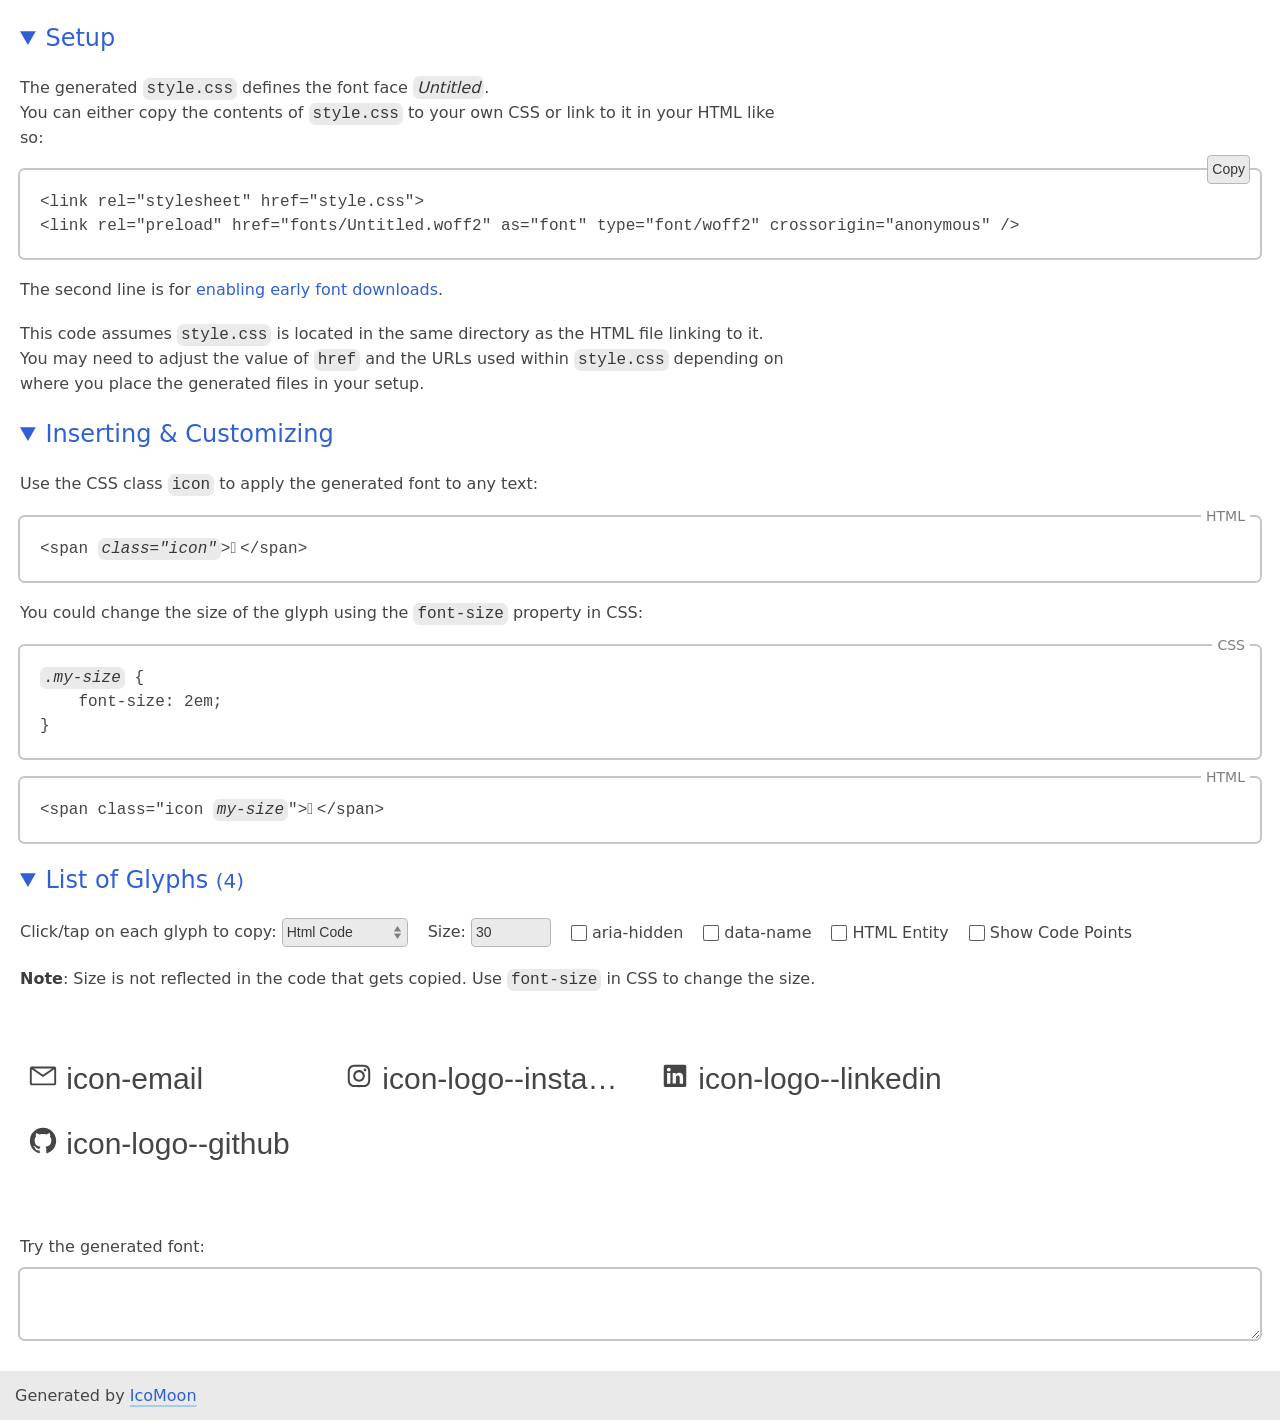
<file: assets/Font/FontSocials/demo.html>
<!doctype html>
<html lang="en">
<head>
    <title>Font Demo &amp; Reference</title>
    <meta charset="utf-8">
    <meta name="viewport" content="width=device-width, initial-scale=1">
    <meta name="description" content="">
    <link rel="stylesheet" href="style.css">
    <link rel="preload" href="fonts/Untitled.woff2" as="font" type="font/woff2" crossorigin="anonymous" />
    <!-- The following CSS is not required for using generated glyphs. -->
    <style>::selection{color:var(--off7);background:var(--blue2)}a{color:var(--blue0);text-decoration:none}a:active{color:var(--off7)}@media (hover){a:hover{color:var(--off7)}}.decoratedLinks a{text-decoration:underline;text-decoration-thickness:2px;text-decoration-skip-ink:none;text-decoration-color:var(--color, var(--blue2));text-underline-offset:4px;transition:text-decoration .3s,text-decoration-color .5s,text-underline-offset .3s,color .2s}.decoratedLinks a:hover{--color: var(--off5);text-underline-offset:6px}.decoratedLinks ._noLine,.undecoratedLinks a{text-decoration:none}.decoratedLinks a:focus-visible{text-decoration:none}@keyframes focusRingAnimation{0%{outline-width:4px}}:root,:root.light{color-scheme:light;background:var(--on2);color:var(--fg);font-family:ui-sans-serif,system-ui,-apple-system,sans-serif;font-size:16px;line-height:1.5;--bg: #eaeaea;--fg: #454545;--red-rgb: 215, 0, 21;--red: rgb(var(--red-rgb));--orange: rgb(242, 141, 0);--green: #00a100;--focus: rgba(0, 195, 255, .8);--blue0: #3060d5;--blue2: #a2ccf2;--on2: #fff;--off4: rgba(0, 0, 0, .2254);--off5: rgba(0, 0, 0, .5127);--off6: rgba(0, 0, 0, .7659);--off7: #000}@media (prefers-color-scheme: dark){:root{color-scheme:dark;--bg: #242424;--fg: #bababa;--red-rgb: 255, 105, 97;--red: rgb(var(--red-rgb));--orange: rgb(255, 159, 10);--green: #5eba6e;--focus: rgba(0, 137, 179, .8);--blue0: #8abbef;--blue2: #3e6486;--on2: #000;--off4: rgba(255, 255, 255, .1649);--off5: rgba(255, 255, 255, .4257);--off6: rgba(255, 255, 255, .8142);--off7: #fff}}:root.dark{color-scheme:dark;--bg: #242424;--fg: #bababa;--red-rgb: 255, 105, 97;--red: rgb(var(--red-rgb));--orange: rgb(255, 159, 10);--green: #5eba6e;--focus: rgba(0, 137, 179, .8);--blue0: #8abbef;--blue2: #3e6486;--on2: #000;--off4: rgba(255, 255, 255, .1649);--off5: rgba(255, 255, 255, .4257);--off6: rgba(255, 255, 255, .8142);--off7: #fff}.mvn{margin-bottom:0;margin-top:0}.rltv{position:relative}.monospace,code,pre{font-family:ui-monospace,SFMono-Regular,SF Mono,Menlo,Consolas,Liberation Mono,monospace}body{margin:0;min-height:calc(100vh - 20px);padding-top:20px}details,section{padding:0 20px}details{margin-bottom:20px}details[open]{margin-bottom:0}summary{color:var(--blue0);cursor:default;font-size:1.5em;width:fit-content}summary:hover,summary:active{color:var(--off7)}h1,summary{font-weight:500}h1,strong,code,em{color:var(--off6)}code,em{background:var(--bg);box-shadow:0 0 0 2px var(--bg);margin:0 2px;padding:0 2px}footer{background:var(--bg);line-height:19px;margin-top:20px;padding:15px;position:sticky;top:100%}p{max-width:76ch}p,pre{margin-bottom:20px;margin-top:20px}ul{list-style-position:inside;margin:20px 0;padding:20px}.br0,a,button,code,em,input,pre,select,summary,textarea,ul{border-radius:4.5px}input,select,.copy{box-shadow:inset 0 0 0 1px var(--off4);background-color:var(--bg);border:0;color:var(--off6);font-size:14px;line-height:19px;margin:0;padding:5px}input:hover,input:active,select:hover,select:active,.copy:hover,.copy:active{color:var(--off7);box-shadow:inset 0 0 0 1px var(--off5)}input:focus,select:focus,.copy:focus{box-shadow:none}select{appearance:none;background-image:url([data-uri]);background-position:right center;background-repeat:no-repeat;background-size:1.5em 50%;padding-right:20px}label{display:inline-block;margin:20px 20px 0 0}:focus-visible{outline:3px solid;outline-color:var(--focus);box-shadow:none}:focus-visible:not(:invalid){animation:focusRingAnimation .2s}pre{box-shadow:0 0 0 2px var(--off4);overflow:scroll;padding:20px;position:relative}textarea{background:none;border:0;box-shadow:0 0 0 2px var(--off4);color:var(--fg);display:block;font-size:1rem;margin:10px 0;min-height:1.5em;padding:5px;resize:vertical;width:calc(100% - 10px)}[data-lang]{position:relative}[data-lang]:after{background:var(--on2);border-radius:4.5px;color:var(--off5);content:attr(data-lang);font-size:14px;line-height:1;padding:2px 5px;position:absolute;right:10px;top:-.7em}.copy{position:absolute;right:10px;top:-15px}.copy:disabled{background:var(--on2);box-shadow:inset 0 0 0 1px var(--green);color:var(--green);font-weight:600}
._demo_glyphs {
    background: var(--background, transparent);
    display: flex;
    flex-wrap: wrap;
    margin: 20px -20px 0;
    padding: 5px 20px 20px;
}

._demo_glyph {
    background: none;
    border: none;
    color: var(--color);
    font-family: sans-serif !important;
    font-size: var(--glyph-size);
    line-height: 1;
    margin: 1rem 1rem 0 0;
    overflow: hidden;
    padding: 0.5rem;
    padding: max(0.5rem, 0.15625em);
    text-align: left;
    text-overflow: ellipsis;
    white-space: nowrap;
    width: 10em;
    width: max(10em, 15rem);
}
._demo_glyph span {
    pointer-events: none;
}
.centered {
    display: flex;
    align-items: center;
}
.glyphTitle {
    overflow: hidden;
    text-overflow: ellipsis;
    line-height: 1.25;
}
button._demo_glyph:hover {
    box-shadow: 0 0 0 2px var(--color, var(--off4));
}
button._demo_glyph:active {
    box-shadow: 0 0 0 2px var(--color, var(--fg));
}
button._demo_glyph._demo_copied {
    box-shadow: 0 0 0 2px var(--green);
}
._demo_copied {
    position: relative;
}
._demo_copied::before {
    content: "";
}
._demo_copied::after {
    align-items: center;
    background: linear-gradient(to left, var(--background, var(--on2)) 8ch, transparent);
    color: var(--color, var(--green));
    content: "✓ Copied";
    display: flex;
    font-family: ui-sans-serif,system-ui,-apple-system,sans-serif !important;
    font-size: max(1rem, 0.5em);
    height: 100%;
    justify-content: right;
    line-height: 1;
    padding-right: 0.5em;
    position: absolute;
    right: 0;
    top: 0;
    width: 50%;
}
body {--glyph-size: 30px;}#size {width: 5em;}#test {display: block;margin: 3rem 0 2rem;}#test textarea {font-size: var(--glyph-size);background: var(--background);color: var(--color);}#copy_settings, #toggles_wrapper, #toggles_wrapper label {display: flex;flex-wrap: wrap;align-items: center;}#copy_settings p {min-width: 100%;}#toggles_wrapper label {gap: 5px;}._demo_code {display: none;}input[type="checkbox"] {width: 16px;height: 16px;}:has(#codes:checked) ._demo_code {display: flex;align-items: center;margin: 10px 0 30px 8px;font-family: monospace !important;gap: 5px;width: 7em;color: var(--color);& input {width: 100%;}}</style>
    <style>._demo_glyph .icon {white-space: pre}</style>
</head>
<body>
    <details open>
        <summary>Setup</summary>
        <p>
            The generated <code>style.css</code> defines the font face
            <em>Untitled</em>.
            <br>
            You can either copy the contents of <code>style.css</code> to your
            own CSS or link to it in your HTML like so:
        </p>
        <div class="rltv">
          <pre>&lt;link rel="stylesheet" href="style.css"&gt;
&lt;link rel="preload" href="fonts/Untitled.woff2" as="font" type="font/woff2" crossorigin="anonymous" /&gt;</pre>
          <button class="copy">Copy</button>
        </div>
        <p>The second line is for <a href="https://highperformancewebfonts.com/read/on-the-origins-of-cross"> enabling early font downloads</a>.</p>
        <p>This code assumes <code>style.css</code> is located in the same directory as the HTML file linking to it. You may need to adjust the value of
            <code>href</code> and the URLs used within <code>style.css</code> depending on
            where you place the generated files in your setup.</p>
    </details>
    <details open>
        <summary>Inserting &amp; Customizing</summary>
        <p>
            Use the CSS class <code>icon</code> to apply the generated font to
            any text:
        </p>
        <div data-lang="HTML">
        <pre>&lt;span <em>class="icon"</em>&gt;&#xf516;&lt;/span&gt;</pre>
        </div>
        <p>
            You could change the size of the glyph using the
            <code>font-size</code> property in CSS:
        </p>
<div data-lang="CSS"><pre>
<em>.my-size</em> {
    font-size: 2em;
}
</pre></div>
        <div data-lang="HTML">
        <pre>&lt;span class="icon <em>my-size</em>"&gt;&#xf516;&lt;/span&gt;</pre>
        </div>
    </details>
    <details open>
        <noscript>
            <p>Enable JavaScript for easier copying of codes to clipboard.</p>
        </noscript>
        <summary>List of Glyphs <small>(4)</small></summary>
        <div id="copy_settings" style="display: none">
            <label>
                Click/tap on each glyph to copy:
                <select id="copy_subject">
                    <option value="html">Html Code</option>
                    <option value="character">character</option>
                    <option value="code">code point (hex)</option>
                </select>
            </label>
            <br>
            <label>
                Size:
                <input id="size" type="number" value="30" min="8" max="99999" />
            </label>
            <div id="toggles_wrapper">
              <label>
                  <input id="aria_hidden" type="checkbox" />
                  aria-hidden
              </label>
              <label>
                  <input id="data_name" type="checkbox" />
                  data-name
              </label>
              <label>
                  <input id="html_entity" type="checkbox" />
                  HTML Entity
              </label>
              <label>
                  <input id="codes" type="checkbox" />
                  Show Code Points
              </label>
            </div>
            <p>
                <strong>Note</strong>: Size is not reflected in the code that
                gets copied. Use <code>font-size</code> in CSS to change the size.
            </p>
        </div>
        <div class="_demo_glyphs">
            <div><div class="_demo_glyph"><span class="icon">&#xf516;</span> icon-email</div><label class="_demo_code">U+ <input readonly value="f516" /></label></div>
            <div><div class="_demo_glyph"><span class="icon">&#xf5c1;</span> icon-logo--instagram</div><label class="_demo_code">U+ <input readonly value="f5c1" /></label></div>
            <div><div class="_demo_glyph"><span class="icon">&#xf7b0;</span> icon-logo--linkedin</div><label class="_demo_code">U+ <input readonly value="f7b0" /></label></div>
            <div><div class="_demo_glyph"><span class="icon">&#xf477;</span> icon-logo--github</div><label class="_demo_code">U+ <input readonly value="f477" /></label></div>
        </div>
        <label id="test">
            Try the generated font:
            <textarea class="icon"></textarea>
        </label>
    </details>
    <footer>
        <p class="mvn decoratedLinks">Generated by <a href="https://icomoon.io">IcoMoon</a></p>
    </footer>
    <!-- The following script is not required for using generated glyphs. -->
    <script>
        let tid, tid2;
        const ariaHidden = document.getElementById("aria_hidden");
        const copiedClass = "_demo_copied";
        const dataName = document.getElementById("data_name");
        const copySubject = document.getElementById("copy_subject");
        const glyphClass = "_demo_glyph";
        const htmlEntity = document.getElementById("html_entity");
        const wrapper = document.querySelector("._demo_glyphs");
        const names = {
            0xf516: "email",
            0xf5c1: "logo--instagram",
            0xf7b0: "logo--linkedin",
            0xf477: "logo--github"
        };
        const ligatures = {};
        document.getElementById("copy_settings").removeAttribute("style");
        document.querySelectorAll("." + glyphClass).forEach(function (x) {
            try {
                x.setAttribute("title", x.childNodes[1].textContent.trim());
            } catch (ignore) {}
            x.outerHTML = x.outerHTML.replace(/<(\/?)div/, "<$1button");
        });
        document.getElementById("copy_subject").addEventListener("change", function () {
        }, false);
        function showRelevantToggles() {
            const copySubjectValue = copySubject.value;
            if (copySubjectValue === "html") {
                ariaHidden.parentElement.style.display = "";
                dataName.parentElement.style.display = "";
                htmlEntity.parentElement.style.display = "";
            } else if (copySubjectValue === "html_old") {
                ariaHidden.parentElement.style.display = "";
                dataName.parentElement.style.display = "none";
                htmlEntity.parentElement.style.display = "none";
            } else {
                ariaHidden.parentElement.style.display = "none";
                dataName.parentElement.style.display = "none";
                htmlEntity.parentElement.style.display = "none";
            }
        }
        showRelevantToggles();
        copySubject.addEventListener("change", showRelevantToggles, false);
        document.body.addEventListener("click", function (e) {
            const copySubjectValue = copySubject.value;
            let className;
            let target = e.target;
            let text;
            if (target.classList.contains("copy")) {
                let pre = target.parentElement.querySelector("pre");
                navigator.clipboard.writeText(pre.innerText).then(function () {
                    target.disabled = true;
                    target.textContent = "✓ Copied";
                    clearTimeout(tid2);
                    tid2 = setTimeout(function () {
                        target.disabled = false;
                        target.textContent = "Copy";
                    }, 1000);
                });
            } else if (target.classList.contains(glyphClass)) {
                try {
                    if (copySubjectValue === "html") {
                        text = target.children[0].outerHTML;
                        if (dataName.checked) {
                            const code = target.children[0].textContent.codePointAt(0);
                            const name = names[code];
                            if (name) {
                              text = text.replace(">", ` data-name="${name}">`);
                            }
                        }
                        if (ariaHidden.checked) {
                            text = text.replace(">", " aria-hidden=\"true\">");
                        }
                        if (htmlEntity.checked) {
                            const hex = target.children[0].textContent.codePointAt(0).toString(16);
                            text = text.replace(/>.+</, `>&#x${hex};<`);
                        }
                    } else if (copySubjectValue === "html_old") {
                        className = target.children[0].className;
                        className = className.replace(
                            "icon",
                            target.childNodes[1].textContent.trim()
                        );
                        text = `<span class="${className}"></span>`;
                        if (ariaHidden.checked) {
                            text = text.replace(">", " aria-hidden=\"true\">");
                        }
                    } else {
                        text = target.children[0].textContent;
                        if (copySubjectValue === "code") {
                            text = text.codePointAt(0).toString(16);
                        } else if (copySubjectValue === "ligatures") {
                            text = ligatures[text.codePointAt(0)] || "";
                        }
                    }
                    navigator.clipboard.writeText(text).then(function () {
                        const xs = document.querySelectorAll("." + copiedClass);
                        xs.forEach(function (x) {
                            x.classList.remove(copiedClass);
                        });
                        clearTimeout(tid);
                        target.classList.add(copiedClass);
                        tid = setTimeout(function () {
                            target.classList.remove(copiedClass);
                        }, 1000);
                    });
                } catch (ignore) {}
            }
        }, false);
        document.getElementById("size").addEventListener("change", function (e) {
            let size = Number(e.target.value);
            if (size < 8) {
                size = 8;
                e.target.value = size;
            }
            if (!Number.isNaN(size)) {
                document.body.style.setProperty("--glyph-size", size + "px");
            }
        }, false);
        (function () {
            const key = "color-scheme";
            const dark = "dark";
            const light = "light";
            const prefersDarkMedia = "(prefers-color-scheme: dark)";
            function system() {
                if (window.matchMedia(prefersDarkMedia).matches) {
                    return dark;
                }
                return light;
            }
            function computed() {
                const value = localStorage.getItem(key);
                if (value === dark || value === light) {
                    return value;
                }
                return system();
            }
            function setValue(value) {
                document.documentElement.classList.remove(light);
                document.documentElement.classList.remove(dark);
                if (value === system()) {
                    localStorage.removeItem(key);
                } else {
                    localStorage.setItem(key, value);
                    document.documentElement.classList.add(value);
                }
            }
            document.body.addEventListener("keydown", function (e) {
                if (!e.shiftKey || e.code !== "Digit8") {
                    return;
                }
                const newValue = (
                    computed() === dark
                    ? light
                    : dark
                );
                setValue(newValue);
            }, false);
            setValue(computed());
        }());
    </script>
</body>
</html>
</file>
<file: assets/StyleSheet/public.css>
body {
    font-size: 100%;
    font-family: monospace;
}

a {
    text-decoration: none;
    color: inherit;

    &:visited {
        color: inherit;
    }
}

li {
    list-style-type: none;
}
</file>
<file: assets/StyleSheet/master.css>
@keyframes borderTravel {
    0% {
        top: 0;
        left: 0;
        transform: translate(-50%, -50%);
    }

    25% {
        top: 0;
        left: 100%;
        transform: translate(-50%, -50%);
    }

    50% {
        top: 100%;
        left: 100%;
        transform: translate(-50%, -50%);
    }

    75% {
        top: 100%;
        left: 0;
        transform: translate(-50%, -50%);
    }

    100% {
        top: 0;
        left: 0;
        transform: translate(-50%, -50%);
    }
}

@media (min-width: 992px) {
    i.icon.searchicon {
        font-size: 20px !important;
    }
}

@media (min-width:1200px) {
    img.logo2 {
        width: 130px;
    }
}

.dropdownli {
    font-weight: 600;

    >li {
        &:hover {
            color: gray;
        }
    }
}

.subbutton {
    background-color: #ffcc00;
    position: relative;
    transition: 0.4s;
    z-index: 2;

    &::after {
        content: "";
        position: absolute;
        top: 0;
        left: 0;
        width: 0%;
        height: 100%;
        background-color: black;
        transition: 0.4s;
        z-index: -1;
    }

    &:hover {
        color: white !important;

        &::after {
            width: 100%;
        }
    }
}

.logo1 {
    width: 90px;
}

.list {
    font-weight: 500;
}

.imgsize {
    width: 100px;
    height: 100px;
    object-fit: cover;
}

.imgsize2 {
    width: 240px;
    height: 181px;
    object-fit: cover;
}

.textbreaker {
    width: 220px;
}

body {
    overflow-x: hidden;
}

/*==================#1 HEADER STYLE ==================*/
/*====================================================*/
header {
    >div {
        >nav {
            >div {
                &:nth-of-type(2) {
                    >ul {
                        >li {
                            position: relative;
                            padding: 0px 15px;
                            border-bottom: 4px solid transparent;

                            >a {
                                display: flex;
                                align-items: center;
                                height: 100%;
                            }

                            /* dropdown */
                            >div {
                                border-top: 1px solid gray;
                                top: 106%;
                                left: -150px;
                                position: absolute;
                                width: 100vw;
                                height: auto;
                                display: block;
                                opacity: 0;
                                visibility: hidden;
                                background-color: white;
                                z-index: 50;

                                >div {
                                    display: flex;
                                    width: 100%;
                                    max-width: 1320px;
                                    margin: 0 auto;
                                    padding: 0;
                                    position: relative;

                                    >div {
                                        display: flex;
                                        flex-wrap: wrap;

                                        /* left */
                                        &:first-of-type {
                                            background-color: white;
                                        }

                                        /* right */
                                        &:last-of-type {
                                            background-color: #edeef0;

                                            >div {
                                                display: flex;
                                                flex-wrap: wrap;

                                                &:first-of-type {

                                                    >figure {

                                                        &:hover {
                                                            >figcaption {
                                                                text-decoration: underline;
                                                            }
                                                        }
                                                    }
                                                }
                                            }
                                        }
                                    }

                                    &::before {
                                        content: "";
                                        position: absolute;
                                        top: 0;
                                        right: 100%;
                                        width: 100vw;
                                        height: 100%;
                                        background-color: white;
                                        z-index: 2;
                                    }

                                    &::after {
                                        content: "";
                                        position: absolute;
                                        top: 0;
                                        left: 100%;
                                        width: 100vw;
                                        height: 100%;
                                        background-color: #edeef0;
                                        z-index: 2;
                                    }
                                }
                            }

                            &:nth-of-type(2) {

                                >div {
                                    left: -217px;
                                }
                            }

                            &:nth-of-type(3) {

                                >div {
                                    left: -359px;
                                }
                            }

                            &:nth-of-type(4) {

                                >div {
                                    left: -417px;
                                }
                            }

                            &:nth-of-type(5) {

                                >div {
                                    left: -480px;
                                }
                            }

                            &:hover {
                                border-bottom: 4px solid #ffcc00;

                                >div {
                                    opacity: 1;
                                    visibility: visible;
                                }
                            }
                        }
                    }
                }
            }
        }
    }
}

/*==================#2 CONTENT STYLE ==================*/
/*=====================================================*/
main {
    display: flex;
    flex-wrap: wrap;
    align-content: start;

    >section {

        /*==================#2-1 HERO STYLE ==================*/
        &:first-of-type {

            >div {

                >div {

                    /* right column */
                    &:nth-of-type(2) {
                        justify-content: space-between;

                        >figure {
                            position: relative;
                            display: flex;
                            flex-wrap: wrap;
                            overflow: hidden;
                            transition: 0.4s;

                            >img {
                                overflow: hidden;
                                width: 100%;
                                height: 100%;
                                object-fit: cover;
                                transition: 0.4s;
                                border-radius: 5px 5px 0 0;
                            }

                            >figcaption {
                                width: 100%;
                                position: absolute;
                                bottom: 10px;
                                left: 0;
                                color: white;
                                display: flex;
                                flex-wrap: wrap;
                                align-content: start;
                                text-transform: capitalize;
                                border-radius: 0 0 5px 5px;

                                >span {
                                    font-size: 14px;
                                    width: 100%;
                                }

                                >p {
                                    width: 100%;
                                    font-size: 24px;
                                    font-weight: 600;
                                    line-height: 1.2;
                                }

                                >a {
                                    text-decoration: none;

                                    >i {
                                        margin-right: 5px;
                                    }
                                }
                            }

                            &:nth-of-type(2),
                            &:nth-of-type(3) {
                                >img {
                                    width: 100%;
                                    height: 60%;
                                    object-fit: cover;
                                    transition: 0.4s;
                                }

                                >figcaption {
                                    height: 40%;
                                    position: unset;
                                    background-color: white;
                                    color: black;
                                    padding: 10px;
                                    margin: 0;
                                    gap: 10px;

                                    >span {
                                        font-family: monospace;
                                        font-size: 15px;
                                    }

                                    >p {
                                        font-size: 18px;
                                        margin: 0;
                                    }
                                }

                                &:hover {
                                    transform: translateY(5px);
                                }
                            }

                            &:first-of-type {
                                &:hover {
                                    >img {
                                        scale: 1.05;
                                    }
                                }
                            }
                        }
                    }

                    /* left column in PHONE */
                    &:first-of-type,
                    &:nth-of-type(3) {
                        padding: 0 15px;
                        color: white;
                        row-gap: 20px;
                        margin-bottom: 100px;
                        flex-wrap: wrap;

                        >h2 {
                            font-size: 32px;
                            text-transform: capitalize;
                            width: 100%;
                            border-left: 2px solid #ffcc00;
                            padding-left: 5px;
                        }

                        >a {
                            text-decoration: none;
                            text-underline-offset: 8px;

                            >figure {
                                gap: 10px;
                                align-items: center;

                                >img {
                                    width: 100px;
                                    height: 100px;
                                    object-fit: cover;
                                    border-radius: 5px;
                                    transition: 0.4s;
                                }
                            }

                            &:last-of-type {

                                width: fit-content;
                                text-transform: capitalize;
                                text-decoration: none;
                                position: relative;
                                z-index: 2;
                                transition: 0.4s;

                                &::after {
                                    content: "";
                                    position: absolute;
                                    top: 100%;
                                    width: 100%;
                                    height: 2px;
                                    left: 0;
                                    background-color: #ffcc00;
                                    transition: 0.4s;
                                    transform-origin: bottom;
                                    z-index: -1;
                                }

                                &:hover {
                                    color: black;

                                    &::after {
                                        transform: scaleY(15);
                                    }
                                }
                            }

                            &:hover {
                                >figure {
                                    >img {
                                        transform: translateY(-3px);
                                    }

                                    >figcaption {
                                        >p {
                                            text-decoration: underline;
                                        }
                                    }
                                }
                            }
                        }
                    }
                }
            }
        }

        /*==================#2-2,5 MORE FROM & ANIMALS STYLE ==================*/
        &:nth-of-type(2),
        &:nth-of-type(5) {

            >div {
                padding: 40px 0;

                @media (min-width: 768px) {
                    padding: 60px 0;
                }

                >h2 {
                    color: white;
                    font-size: 18px;
                    font-weight: 700;
                    margin-bottom: 30px;
                }

                >div {
                    position: relative;
                    margin-bottom: 50px;

                    @media (min-width: 768px) {
                        margin-bottom: 100px;
                    }

                    display: flex;
                    flex-wrap: wrap;
                    justify-content: center;
                    gap: 15px;
                    padding: 10px 20px;

                    @media (min-width: 768px) {
                        gap: 20px;
                        padding: 10px 40px;
                    }

                    @media (min-width: 1200px) {
                        justify-content: center;
                    }

                    >a {
                        flex: 0 0 calc(50% - 10px);

                        @media (min-width: 576px) {
                            flex: 0 0 calc(33.333% - 14px);
                        }

                        @media (min-width: 992px) {
                            flex: 0 0 calc(25% - 15px);
                        }

                        @media (min-width: 1200px) {
                            flex: 0 0 313px;
                        }

                        >figure {
                            width: 100%;
                            display: flex;
                            flex-wrap: wrap;
                            align-content: start;
                            gap: 10px;
                            transition: 0.4s;
                            margin: 0;

                            >img {
                                width: 100%;
                                height: 180px;
                                object-fit: cover;
                                border-radius: 4px;

                                @media (min-width: 768px) {
                                    height: 200px;
                                }

                                @media (min-width: 992px) {
                                    height: 220px;
                                }
                            }

                            >figcaption {
                                min-height: auto;
                                display: flex;
                                flex-wrap: wrap;
                                padding: 5px 0;

                                >span {
                                    width: 100%;
                                    color: rgba(255, 255, 255, 0.685);
                                    margin-bottom: 8px;
                                    font-size: 11px;
                                    text-transform: uppercase;
                                    letter-spacing: 1px;

                                    @media (min-width: 768px) {
                                        font-size: 12px;
                                    }
                                }

                                >p {
                                    color: white;
                                    font-size: 14px;
                                    line-height: 1.4;
                                    margin: 0;

                                    @media (min-width: 768px) {
                                        font-size: 15px;
                                    }

                                    @media (min-width: 992px) {
                                        font-size: 16px;
                                    }
                                }
                            }

                            &:hover {
                                transform: translateY(5px);

                                >img {
                                    box-shadow: 0 6px 12px rgba(255, 204, 0, 0.15),
                                        inset 0 -4px 8px rgba(255, 204, 0, 0.1);
                                }
                            }
                        }
                    }
                }
            }
        }

        /*==================#2-3 GARY STYLE ==================*/
        &:nth-of-type(3) {
            height: 700px;

            >div {
                width: 100%;
                background-image: url(../Images/gary\ shteyn.jpeg);
                background-repeat: no-repeat;
                background-size: cover;
                background-position: center 30%;
                color: white;
                position: relative;
                z-index: 2;

                >div {
                    display: flex;
                    flex-wrap: wrap;
                    align-content: center;
                    row-gap: 10px;
                    max-width: 900px;

                    >span {
                        width: 100%;

                        &:first-of-type {
                            font-size: 18px;
                            font-weight: 700;
                        }

                        &:last-of-type {
                            font-weight: 500;
                        }
                    }

                    >P {
                        width: 100%;
                        font-size: 42px;
                        font-weight: 700;
                        line-height: 1.2;
                        text-wrap: balance;
                        text-transform: uppercase;
                        margin: 0;
                    }

                    >a {
                        width: fit-content;
                        border: 3px solid white;
                        padding: 10px 20px;
                        text-transform: uppercase;
                        text-decoration: none;
                        margin-top: 20px;
                        position: relative;
                        z-index: 2;
                        transition: 0.4s;

                        &::before {
                            content: "";
                            width: 0;
                            height: 100%;
                            background-color: white;
                            top: 0;
                            left: 0;
                            position: absolute;
                            transition: 0.4s;
                            z-index: -1;
                        }

                        &:hover {
                            color: black;

                            &::before {
                                width: 100%;
                            }
                        }
                    }

                }

                &::after {
                    content: "";
                    position: absolute;
                    inset: 0;
                    background-image: repeating-linear-gradient(to top, black 0%, transparent 100%);
                    z-index: -1;
                }
            }
        }

        /*==================#2-4 THE BEST STYLE ==================*/
        &:nth-of-type(4) {
            height: 380px;

            >div {
                width: 100%;
                background-image: url(../Images/The\ best\ of\ National.jpeg );
                background-size: cover;
                background-repeat: no-repeat;
                background-position: center;
                color: white;
                position: relative;
                z-index: 2;

                >div {
                    max-width: 1200px;
                    gap: 10px;

                    >h2 {
                        width: 100%;
                        font-size: 32px;
                        text-transform: uppercase;
                        word-spacing: 3px;
                        font-weight: 700;
                        text-align: center;

                        @media (max-width:768px) {
                            font-size: 26px;
                        }
                    }

                    >p {
                        width: 100%;
                        font-size: 18px;
                        font-weight: 600;
                        text-align: center;

                        @media (max-width:768px) {
                            font-size: 16px;
                        }
                    }

                    >form {
                        display: flex;
                        flex-wrap: wrap;
                        justify-content: center;
                        align-content: start;
                        gap: 5px;
                        width: 66.666%;

                        >label {
                            width: 100%;
                            text-transform: capitalize;

                        }

                        >input {
                            width: 100%;
                            padding: 10px;
                            border-radius: 8px;

                            &::placeholder {
                                text-transform: capitalize;
                            }
                        }

                        >button {
                            border-radius: 8px;
                            border: none;
                            width: 50%;
                            background-color: #ffcc00;
                            color: black;
                            position: relative;
                            z-index: 2;
                            margin-top: 50px;
                            padding: 10px 0;
                            text-transform: uppercase;
                            font-weight: 700;

                            &::after {
                                content: "";
                                width: 0;
                                height: 100%;
                                top: 0;
                                left: 0;
                                position: absolute;
                                background-color: white;
                                transition: 0.4s;
                                z-index: -1;
                                border-radius: 8px;
                            }

                            &:hover {
                                &::after {
                                    width: 100%;
                                }
                            }
                        }
                    }
                }

                &::after {
                    content: "";
                    position: absolute;
                    inset: 0;
                    background-image: radial-gradient(circle at center, transparent 0%, transparent 40%, rgba(0, 0, 0, 0.65) 100%);
                    z-index: -1;
                }
            }
        }

        /*==================#2-5 ANIMALS STYLE ==================*/
        &:nth-of-type(5) {
            padding-top: 100px !important;

            >div {

                >h2 {
                    color: white;
                    font-size: 42px;
                    font-weight: 700;
                    text-transform: uppercase;
                    text-decoration: underline;
                    text-underline-offset: 15px;
                    text-decoration-color: #ffcc00;
                }
            }
        }

        /*==================#2-6 SECRET STYLE ==================*/
        &:nth-of-type(6) {
            min-height: 600px;
            padding: 60px 0;

            @media (min-width: 768px) {
                min-height: 800px;
                padding: 80px 0;
            }

            @media (min-width: 992px) {
                min-height: 900px;
                padding: 100px 0;
            }

            >div {
                width: 100%;
                color: white;
                text-transform: uppercase;
                text-align: center;
                background-image: url(../Images/snapshot.jpg);
                background-repeat: no-repeat;
                background-size: cover;
                background-position: center;
                gap: 15px;
                padding: 40px 20px;

                @media (min-width: 768px) {
                    padding: 60px 40px;
                }

                >h2 {
                    font-size: 24px;
                    font-weight: 700;
                    width: 100%;
                    margin-bottom: 25px;

                    @media (min-width: 768px) {
                        font-size: 28px;
                    }

                    @media (min-width: 992px) {
                        font-size: 32px;
                    }
                }

                >div {
                    display: flex;
                    justify-content: center;

                    &:first-of-type {
                        width: 100%;

                        >p {
                            text-transform: none;
                            font-size: 14px;
                            max-width: 100%;
                            padding: 0 15px;

                            @media (min-width: 768px) {
                                font-size: 16px;
                                max-width: 700px;
                            }

                            @media (min-width: 992px) {
                                font-size: 18px;
                            }
                        }
                    }

                    &:last-of-type {
                        display: flex;
                        flex-wrap: wrap;
                        justify-content: center;
                        gap: 15px;
                        width: 100%;
                        overflow-x: auto;

                        @media (min-width: 992px) {
                            flex-wrap: nowrap;
                            gap: 20px;
                        }

                        >figure {
                            width: 140px;
                            height: 200px;
                            min-width: 140px;
                            flex-shrink: 0;
                            transition: transform 0.3s ease;

                            @media (min-width: 768px) {
                                width: 160px;
                                height: 240px;
                            }

                            @media (min-width: 992px) {
                                width: 175px;
                                height: 260px;
                            }

                            >img {
                                width: 100%;
                                height: 100%;
                                object-fit: cover;
                                border-radius: 4px;
                            }

                            &:hover {
                                transform: scale(1.02);
                            }
                        }
                    }
                }

                >a {
                    padding: 0;
                    font-weight: 600;
                    text-decoration: underline;
                    text-decoration-color: #ffcc00;
                    text-underline-offset: 10px;
                    font-size: 14px;

                    @media (min-width: 768px) {
                        font-size: 15px;
                    }

                    @media (min-width: 992px) {
                        font-size: 16px;
                    }

                    &:first-of-type {
                        margin-bottom: 40px;

                        @media (min-width: 768px) {
                            margin-bottom: 70px;
                        }
                    }

                    &:last-of-type {
                        font-size: 13px;

                        @media (min-width: 768px) {
                            font-size: 14px;
                        }

                        @media (min-width: 992px) {
                            font-size: 15px;
                        }
                    }
                }

                >span {
                    font-size: 16px;
                    font-weight: 700;
                    display: block;
                    margin: 10px 0;

                    @media (min-width: 768px) {
                        font-size: 18px;
                    }

                    @media (min-width: 992px) {
                        font-size: 20px;
                    }
                }
            }
        }

        /*==================#2-7 NAT GEO STYLE ==================*/
        &:nth-of-type(7) {
            padding-top: 60px !important;
            min-height: 500px;
            padding-bottom: 40px;

            @media (min-width: 768px) {
                padding-top: 80px !important;
                min-height: 650px;
            }

            @media (min-width: 992px) {
                padding-top: 100px !important;
                min-height: 800px;
            }

            >div {
                >h2 {
                    width: 100%;
                    font-size: 32px;
                    color: white;
                    text-transform: uppercase;
                    font-weight: 700;
                    text-align: center;
                    margin-bottom: 60px;

                    @media (min-width: 768px) {
                        font-size: 38px;
                    }

                    @media (min-width: 992px) {
                        font-size: 42px;
                    }
                }

                >div {
                    min-height: 400px;
                    position: relative;

                    @media (min-width: 768px) {
                        min-height: 500px;
                    }

                    @media (min-width: 992px) {
                        min-height: 600px;
                    }

                    >figure {
                        position: absolute;
                        width: fit-content;
                        height: 320px;
                        top: 50%;
                        left: 50%;
                        transform: translate(-50%, -50%);
                        z-index: 5;
                        padding: 0;
                        transition: all 0.4s ease;
                        cursor: pointer;

                        @media (min-width: 768px) {
                            height: 420px;
                        }

                        @media (min-width: 992px) {
                            height: 520px;
                        }

                        >img {
                            width: 100%;
                            height: 100%;
                            object-fit: cover;
                            border-radius: 4px;
                        }

                        >figcaption {
                            >a {
                                position: absolute;
                                bottom: 10%;
                                left: 50%;
                                transform: translateX(-50%);
                                color: black;
                                background-color: #ffcc00;
                                padding: 8px 20px;
                                text-decoration: none;
                                font-weight: 600;
                                transition: 0.4s;
                                z-index: 2;
                                font-size: 14px;
                                white-space: nowrap;

                                @media (min-width: 768px) {
                                    padding: 10px 25px;
                                    font-size: 15px;
                                }

                                &::after {
                                    content: "";
                                    top: 0;
                                    left: 0;
                                    background-color: white;
                                    z-index: -1;
                                    width: 0%;
                                    height: 100%;
                                    transition: 0.4s;
                                    position: absolute;
                                }

                                &:hover {
                                    &::after {
                                        width: 100%;
                                    }
                                }
                            }
                        }

                        &:nth-of-type(2),
                        &:nth-of-type(3),
                        &:nth-of-type(4),
                        &:nth-of-type(5) {
                            display: none;

                            @media (min-width: 768px) {
                                display: block;
                            }
                        }

                        &:nth-of-type(2),
                        &:nth-of-type(3) {
                            &::after {
                                content: "";
                                position: absolute;
                                inset: 0;
                                background-color: rgba(0, 0, 0, 0.3);
                                transition: all 0.4s ease;
                            }
                        }

                        &:nth-of-type(4),
                        &:nth-of-type(5) {
                            &::after {
                                content: "";
                                position: absolute;
                                inset: 0;
                                background-color: rgba(0, 0, 0, 0.6);
                                transition: all 0.4s ease;
                            }
                        }

                        @media (min-width: 768px) {
                            &:nth-of-type(2) {
                                scale: 0.85;
                                transform: translate(-85%, -55%);
                                z-index: 4;
                            }

                            &:nth-of-type(3) {
                                scale: 0.85;
                                transform: translate(-15%, -55%);
                                z-index: 4;
                            }

                            &:nth-of-type(4) {
                                scale: 0.7;
                                transform: translate(-140%, -60%);
                                z-index: 3;
                            }

                            &:nth-of-type(5) {
                                scale: 0.7;
                                transform: translate(20%, -60%);
                                z-index: 3;
                            }
                        }

                        @media (min-width: 992px) {
                            &:nth-of-type(2) {
                                scale: 0.9;
                                transform: translate(-95%, -55%);
                                z-index: 4;
                            }

                            &:nth-of-type(3) {
                                scale: 0.9;
                                transform: translate(-10%, -55%);
                                z-index: 4;
                            }

                            &:nth-of-type(4) {
                                scale: 0.8;
                                transform: translate(-139%, -60%);
                                z-index: 3;
                            }

                            &:nth-of-type(5) {
                                scale: 0.8;
                                transform: translate(20%, -60%);
                                z-index: 3;
                            }
                        }
                    }
                }
            }
        }

        /*==================#2-8,9 TRAVEL & AUGUST STYLE ==================*/
        &:nth-of-type(8),
        &:nth-of-type(9) {
            min-height: 1200px;
            padding: 100px 0 !important;

            >div {
                background-image: url(../Images/travel\ bg.jpeg);
                width: 100%;
                background-repeat: no-repeat;
                background-size: cover;
                background-position: center;
                gap: 30px 50px;
                position: relative;
                z-index: 2;

                >* {
                    transition: all 0.4s ease;
                }

                >h2 {
                    width: 100%;
                    text-align: center;
                    text-transform: uppercase;
                    color: white;
                    font-size: 34px;
                    text-decoration: underline;
                    text-decoration-color: #ffcc00;
                    text-underline-offset: 15px;
                    margin-bottom: 50px;
                    padding-top: 30px;

                    @media (min-width:768px) {
                        font-size: 38px;
                    }

                    @media (min-width:992px) {
                        font-size: 52px;

                    }
                }

                >div {

                    &:first-of-type {
                        row-gap: 20px;

                        @media (min-width:768px) {
                            row-gap: 30px;
                            justify-content: space-between !important;
                        }

                        >a {
                            /* height: 450px; */
                            height: 350px;
                            display: flex;
                            flex-wrap: wrap;
                            padding: 0;
                            margin: 0;
                            gap: 0;
                            text-decoration: none;
                            transition: all 0.4s ease;

                            @media (min-width: 768px) {
                                height: 400px;
                            }

                            @media (min-width: 992px) {
                                height: 450px;
                            }

                            &:first-of-type {

                                >figure {
                                    position: relative;
                                    margin: 0;

                                    >img {
                                        width: 100%;
                                        height: 100%;
                                        object-fit: cover;
                                    }

                                    >figcaption {
                                        position: absolute;
                                        bottom: 20px;
                                        left: 20px;
                                        display: flex;
                                        flex-wrap: wrap;
                                        align-content: space-between;
                                        z-index: 2;

                                        >span {
                                            width: 100%;
                                            color: white;
                                            font-weight: 700;

                                            &:first-of-type {
                                                font-size: 18px;
                                                text-transform: uppercase;
                                            }

                                            &:last-of-type {
                                                font-size: 38px;

                                            }
                                        }
                                    }

                                    &::after {
                                        content: "";
                                        position: absolute;
                                        inset: 0;
                                        background-image: linear-gradient(to top, black 5%, rgba(0, 0, 0, 0.582) 40%, transparent 100%);
                                    }
                                }
                            }

                            &:nth-of-type(2),
                            &:nth-of-type(3) {

                                @media (min-width:768px) {
                                    width: 48%;
                                }

                                >figure {
                                    width: 100%;
                                    height: 70%;
                                    border-radius: 5px 5px 0 0;

                                    >img {
                                        width: 100%;
                                        height: 100%;
                                        object-fit: cover;
                                        border-radius: 5px 5px 0 0;
                                    }
                                }

                                >div {
                                    color: white;
                                    width: 100%;
                                    height: 30%;
                                    background-color: white;
                                    display: flex;
                                    flex-wrap: wrap;
                                    align-content: start;
                                    color: black;
                                    padding: 10px 15px;
                                    border-radius: 0 0 5px 5px;

                                    >span {
                                        width: 100%;

                                        &:first-of-type {
                                            font-size: 22px;
                                            font-weight: 700;
                                        }

                                        &:last-of-type {
                                            font-size: 18px;
                                            font-family: monospace;
                                            font-weight: 900;
                                        }
                                    }
                                }
                            }

                            >figure {
                                width: 100%;
                                height: 100%;
                                margin: 0;
                                transition: 0.4s;
                                overflow: hidden;
                                border-radius: 5px;

                                >img {
                                    transition: 0.4s;
                                    border-radius: 8px;
                                }

                                &:hover {
                                    >img {
                                        scale: 1.05;
                                    }
                                }
                            }
                        }
                    }

                    &:last-of-type {

                        >* {
                            transition: all 0.4s ease;
                        }

                        >h3 {
                            width: 100%;
                            text-transform: uppercase;
                            color: white;
                            font-size: 28px;
                            margin-bottom: 50px;
                            border-left: 2px solid #ffcc00;
                            height: fit-content;

                            @media (min-width:768px) {
                                font-size: 34px;
                            }

                            @media (min-width:992px) {
                                font-size: 38px;
                            }
                        }

                        >figure {
                            width: 100%;
                            display: flex;
                            align-items: center;
                            column-gap: 20px;
                            cursor: pointer;

                            @media (min-width:768px) {
                                width: 50%;
                            }

                            @media (min-width:1200px) {
                                width: 100%;
                            }

                            >img {
                                width: 90px;
                                height: 90px;
                                object-fit: cover;
                            }

                            >figcaption {
                                display: flex;
                                flex-wrap: wrap;

                                >span {
                                    color: white;
                                    width: 100%;

                                    &:first-of-type {
                                        text-transform: uppercase;
                                        font-weight: 800;
                                    }

                                    &:nth-of-type(2) {
                                        color: rgba(255, 255, 255, 0.712);
                                        font-weight: 500;
                                        font-family: monospace;
                                    }

                                    &:last-of-type {
                                        color: white;
                                        font-weight: 700;
                                        font-family: inherit;
                                    }
                                }
                            }

                            &:last-of-type {
                                @media (min-width:768px) {
                                    width: 100%;
                                }
                            }

                            &:hover {
                                >figcaption {
                                    >span {
                                        &:last-of-type {
                                            text-decoration: underline;
                                        }
                                    }
                                }
                            }
                        }

                        >a {
                            color: white;
                            text-decoration: underline;
                            text-decoration-color: #ffcc00;
                            text-underline-offset: 4px;
                            text-transform: uppercase;
                            font-weight: 700;
                            font-size: 14px;
                            text-align: center;
                        }
                    }
                }

                &::after {
                    content: "";
                    inset: 0;
                    position: absolute;
                    background-image: linear-gradient(to top, black 30%, transparent 100%);
                    z-index: -1;
                }
            }
        }

        /*==================#2-9 AUGUST STYLE ==================*/
        &:nth-of-type(9) {

            >div {
                background-image: unset;
            }
        }

        /*==================#2-10 NATIONAL STYLE ==================*/
        &:nth-of-type(10) {
            background-color: #f2f2f2;

            >div {
                width: 100%;
                padding: 60px 0;
                gap: 50px;

                >* {
                    transition: all 0.4s ease;
                }

                >h2 {
                    width: 100%;
                    text-transform: uppercase;
                    font-weight: 700;
                    font-size: 32px;
                    text-align: center;
                    position: relative;

                    @media (min-width:768px) {
                        font-size: 38px;
                    }

                    @media (min-width:992px) {
                        font-size: 42px;
                    }

                    &::after {
                        content: "";
                        width: 100px;
                        position: absolute;
                        height: 4px;
                        left: 50%;
                        top: 150%;
                        transform: translateX(-50%);
                        background-color: #ffcc00;
                    }
                }

                >a {
                    width: 100%;
                    text-decoration: none;
                    background-color: #f2f2f2;
                    padding: 0 20px !important;

                    @media (min-width:1200px) {
                        padding: 0 !important;
                        width: 60%;
                    }

                    >figure {
                        margin: 0;
                        padding: 0;
                        width: 100%;
                        display: flex;
                        flex-wrap: wrap;
                        justify-content: space-between;
                        overflow: hidden;

                        @media (min-width:768px) {
                            height: 350px;
                        }

                        >img {
                            height: 100%;
                            object-fit: cover;
                            object-position: center left;
                            border-radius: 5px;
                            transition: 0.4s;

                            &:hover {
                                scale: 1.02;
                            }
                        }

                        >figcaption {
                            display: flex;
                            flex-wrap: wrap;
                            align-content: space-between;
                            gap: 20px;

                            >span {
                                font-size: 24px;
                                font-weight: 700;
                            }

                            >div {
                                font-weight: 500;
                            }
                        }
                    }
                }

                >div {
                    width: 100%;
                    display: flex;
                    flex-wrap: wrap;
                    justify-content: center;

                    @media (min-width:1200px) {
                        width: 60%;
                        justify-content: space-between;
                    }

                    >figure {
                        width: 60%;
                        display: flex;
                        flex-wrap: wrap;
                        gap: 10px;
                        cursor: pointer;
                        transition: 0.4s;

                        @media (min-width:992px) {
                            width: 30%;
                        }

                        >img {
                            width: 100%;
                            height: 200px;
                            object-fit: cover;
                            border-radius: 5px;
                        }

                        >figcaption {
                            display: flex;
                            flex-wrap: wrap;
                            gap: 10px;

                            >* {
                                width: 100%;
                            }

                            >span {
                                font-family: monospace;
                            }

                            >p {
                                font-weight: 700;
                            }
                        }

                        &:hover {
                            transform: translateY(-5px);
                        }
                    }
                }
            }
        }
    }
}

/*==================# FOOTER STYLE ==================*/
/*===================================================*/
footer {

    >section {
        padding: 60px 0 160px !important;
        background-color: black;

        /*==================#- WEBSITES FOOTER STYLE ==================*/
        &:first-of-type {

            >div {
                width: 100%;

                >nav {
                    color: white;

                    >div {
                        padding: 0 20px !important;
                        display: flex;
                        flex-wrap: wrap;
                        align-content: start;
                        gap: 10px;

                        >h6 {
                            font-size: 14px;
                            text-transform: uppercase;
                            font-weight: 700;
                            width: 100%;
                        }

                        >ul {
                            font-size: 12px;
                            text-transform: capitalize;
                            display: flex;
                            flex-wrap: wrap;
                            gap: 7px;
                            padding: 0;

                            >li {
                                width: 100%;

                                >a {
                                    text-decoration: none;

                                    >i {
                                        font-size: 24px;
                                    }
                                }

                                &:hover {
                                    text-decoration: underline;
                                    text-underline-offset: 5px;
                                    text-decoration-color: #ffcc00;
                                }
                            }
                        }
                    }
                }
            }
        }

        &:last-of-type {
            height: 100vh;
            align-items: center;
            position: relative;

            >div {
                width: 100%;
                height: 600px;

                @media (max-width: 768px) {
                    height: 500px;
                }

                >figure {
                    height: 100%;
                    position: relative;
                    margin: 0;
                    display: flex;
                    justify-content: center;

                    >img {
                        width: 120%;
                        height: 100%;
                        object-fit: contain;
                        object-position: center;
                    }

                    >figcaption {
                        position: absolute;
                        top: 80%;
                        left: 5%;
                        transform: translateY(-50%);
                        z-index: 3;
                        text-align: left;
                        transition: all 0.4s ease;

                        @media (min-width: 992px) {
                            left: 10%;
                            top: 55%;
                        }

                        @media (min-width: 1200px) {
                            left: 22%;
                        }

                        @media (min-width:1600px) {
                            left: 28%;
                        }

                        &::before {
                            content: "";
                            position: absolute;
                            top: -30px;
                            left: 0;
                            width: 60px;
                            height: 3px;
                            background-color: rgba(255, 204, 0, 0.6);
                        }

                        >h3 {
                            border: 1px solid rgba(255, 204, 0, 0.6);
                            color: #bba049;
                            letter-spacing: 8px;
                            text-transform: uppercase;
                            font-weight: 700;
                            font-size: clamp(16px, 4vw, 32px);
                            padding: 15px 30px;
                            margin: 0 0 15px 0;
                            background-color: rgba(0, 0, 0, 0.3);
                            backdrop-filter: blur(4px);
                            white-space: nowrap;
                            text-align: center;
                            border-radius: 8px;

                            @media (max-width: 768px) {
                                letter-spacing: 4px;
                                padding: 10px;
                            }

                            &::before {
                                content: "";
                                position: absolute;
                                width: 8px;
                                height: 8px;
                                background-color: #ffcc00;
                                border-radius: 50%;
                                box-shadow:
                                    0 0 10px #ffcc00,
                                    0 0 20px #ffcc00,
                                    0 0 30px #ffcc00,
                                    0 0 40px #ffcc00;
                                animation: borderTravel 4s linear infinite;
                                z-index: 5;
                            }

                            &::after {
                                content: "";
                                position: absolute;
                                width: 6px;
                                height: 6px;
                                background-color: #ffcc00;
                                box-shadow:
                                    0 0 5px #ffcc00,
                                    0 0 10px #ffcc00,
                                    0 0 20px rgba(255, 204, 0, 0.5);
                                animation: borderTravel 4s linear infinite;
                                animation-delay: 0.03s;
                                z-index: 4;
                                opacity: 0.6;
                                background: linear-gradient(to bottom,
                                        transparent 0%,
                                        #ffcc00 20%,
                                        #ffcc00 80%,
                                        transparent 100%);
                            }
                        }

                        >p {
                            color: #ffda6280;
                            font-family: monospace;
                            font-size: clamp(14px, 2vw, 18px);
                            margin: 0 0 30px 0;
                            letter-spacing: 2px;
                            border: 1px solid rgba(255, 204, 0, 0.6);
                            width: fit-content;
                            padding: 8px 20px;
                            border-radius: 8px;
                            background-color: rgba(0, 0, 0, 0.3);
                            backdrop-filter: blur(4px);
                            text-transform: capitalize;

                            &::before {
                                content: "<";
                                color: #bba049;
                                margin-right: 5px;
                            }

                            &::after {
                                content: "/>";
                                color: #bba049;
                                margin-left: 5px;
                            }
                        }

                        >div {
                            display: flex;
                            gap: 15px;
                            margin-top: 20px;

                            @media (max-width: 768px) {
                                gap: 10px;
                            }

                            >a {
                                display: inline-flex;
                                align-items: center;
                                justify-content: center;
                                width: 50px;
                                height: 50px;
                                border: 1px solid rgba(255, 204, 0, 0.4);
                                border-radius: 8px;
                                text-decoration: none;
                                transition: all 0.4s ease;
                                background-color: rgba(0, 0, 0, 0.3);
                                backdrop-filter: blur(4px);

                                @media (max-width: 768px) {
                                    width: 40px;
                                    height: 40px;
                                }

                                &:hover {
                                    background-color: #ffcc00;
                                    border-color: #ffcc00;
                                    transform: translateY(-3px);

                                    >i {
                                        color: black;
                                    }
                                }

                                >i {
                                    color: #bba049;
                                    font-size: 20px;
                                    transition: color 0.4s ease;

                                    @media (max-width: 768px) {
                                        font-size: 16px;
                                    }
                                }
                            }
                        }
                    }

                    &::after {
                        content: "";
                        position: absolute;
                        inset: 0;
                        background: linear-gradient(to right,
                                rgba(0, 0, 0, 0.6) 0%,
                                rgba(0, 0, 0, 0.3) 40%,
                                transparent 100%);
                        z-index: 1;
                    }
                }
            }
        }
    }
}
</file>
<file: assets/Font/Font1/style.css>
@font-face {
    font-family: "Untitled";
    src: url("fonts/Untitled.woff2") format("woff2"),
        url("fonts/Untitled.ttf") format("truetype"),
        url("fonts/Untitled.woff") format("woff");
    font-weight: normal;
    font-style: normal;
    font-display: block;
}
.icon {
    /* Use !important to prevent extensions from overriding this font. */
    font-family: "Untitled" !important;
    font-style: normal;
    font-weight: normal;
    font-variant: normal;
    text-transform: none;
    line-height: 1;

    /* Better Font Rendering =========== */
    -webkit-font-smoothing: antialiased;
    -moz-osx-font-smoothing: grayscale;
}
</file>
<file: assets/Font/FontSocials/style.css>
@font-face {
    font-family: "Untitled";
    src: url("fonts/Untitled.woff2") format("woff2"),
        url("fonts/Untitled.ttf") format("truetype"),
        url("fonts/Untitled.woff") format("woff");
    font-weight: normal;
    font-style: normal;
    font-display: block;
}
.icon {
    /* Use !important to prevent extensions from overriding this font. */
    font-family: "Untitled" !important;
    font-style: normal;
    font-weight: normal;
    font-variant: normal;
    text-transform: none;
    line-height: 1;

    /* Better Font Rendering =========== */
    -webkit-font-smoothing: antialiased;
    -moz-osx-font-smoothing: grayscale;
}
</file>
